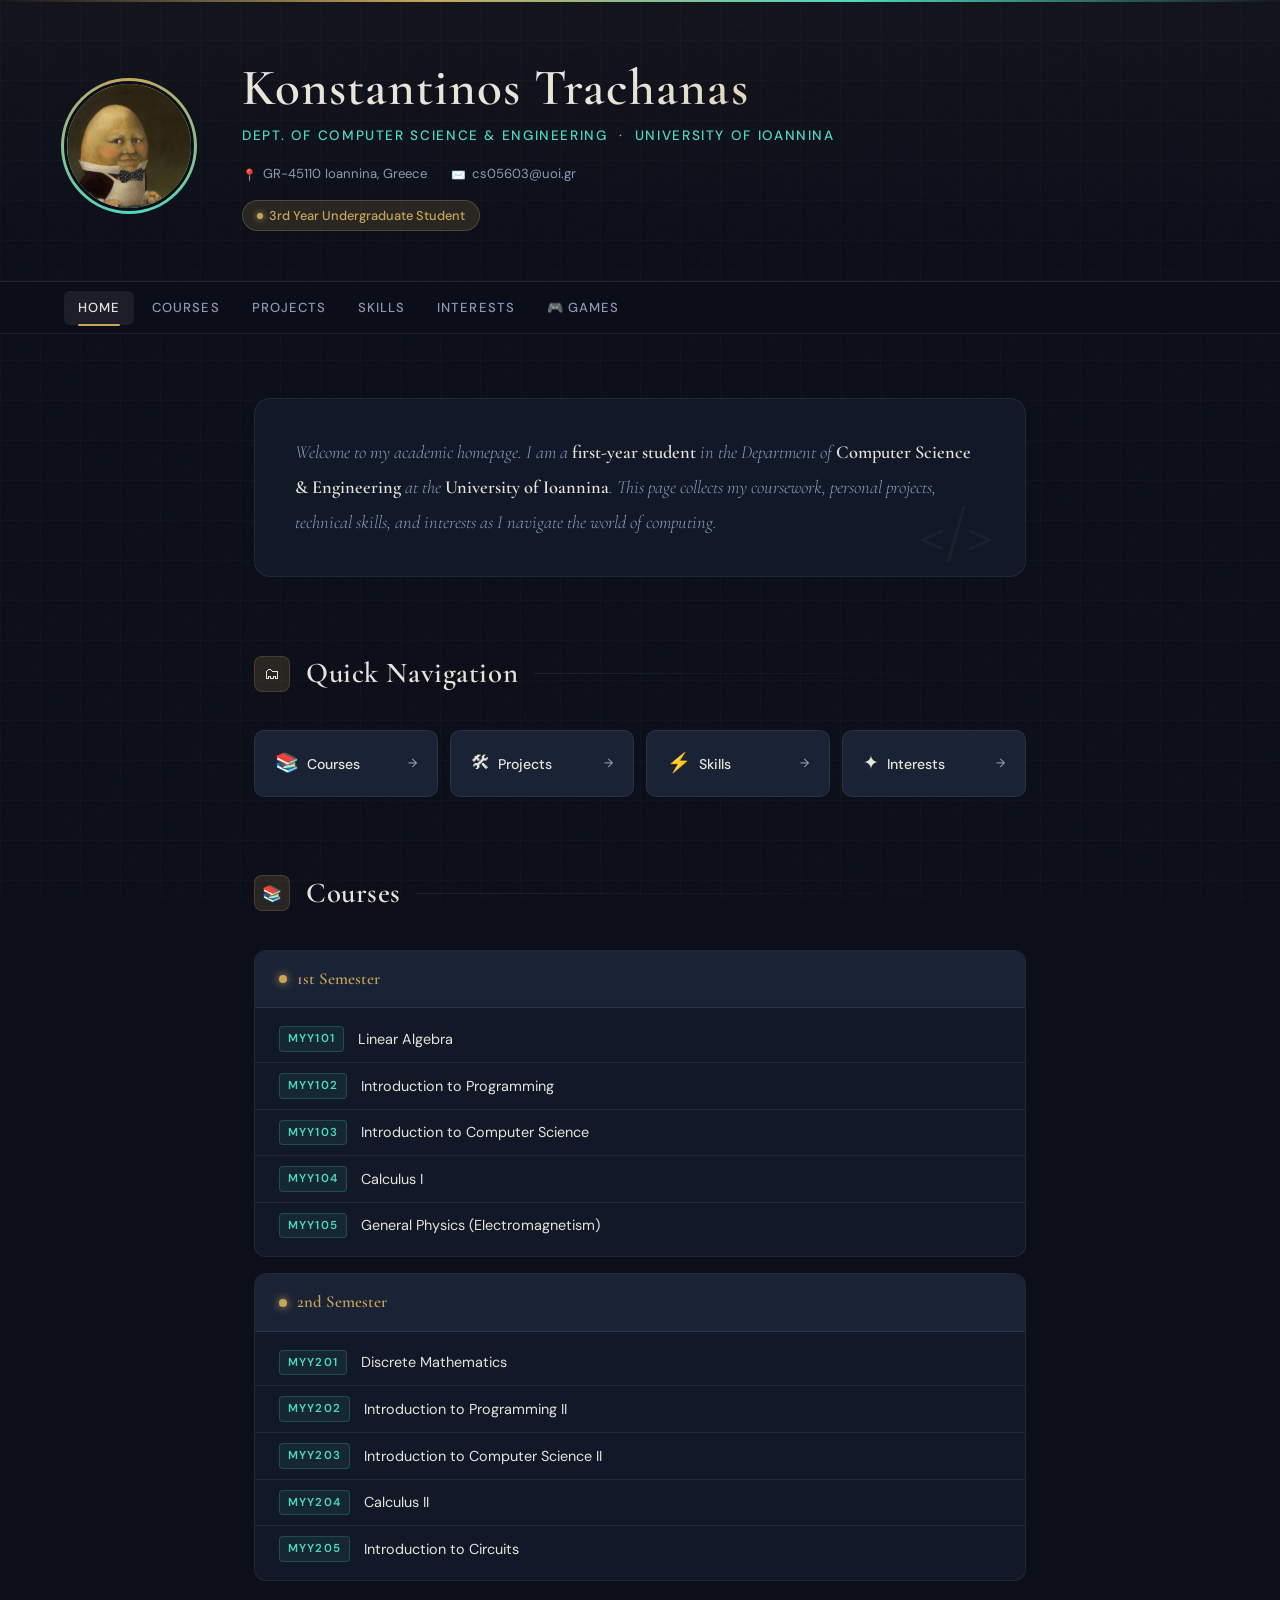
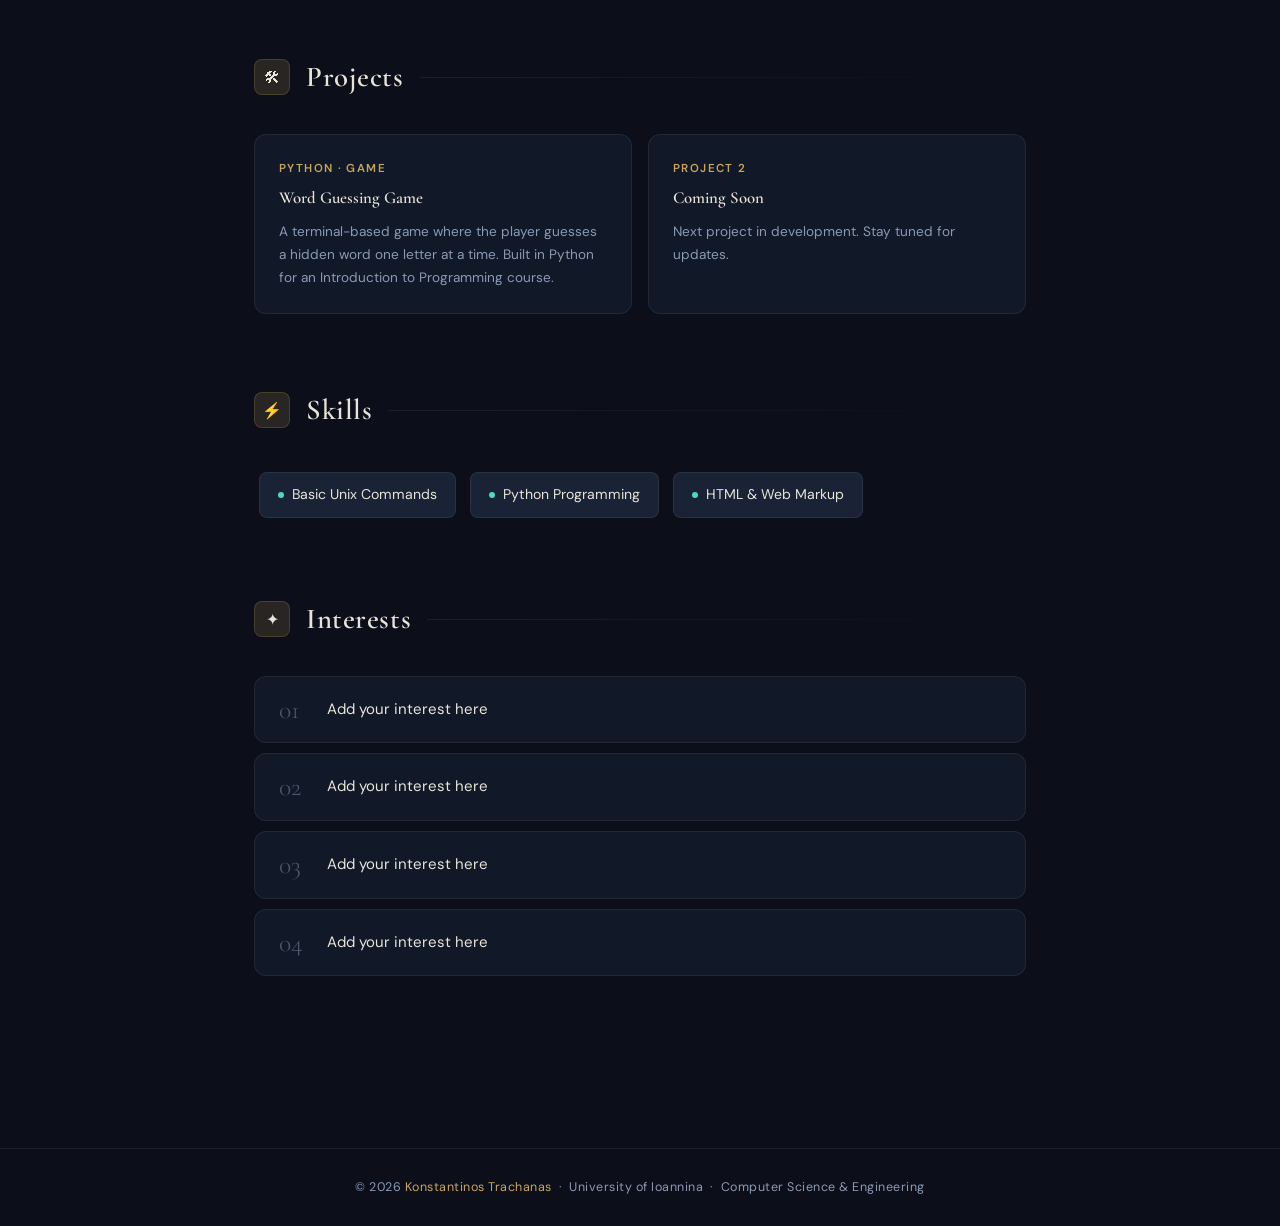
<file: cv/index.html>
<!DOCTYPE html>
<html lang="en">
<head>
  <meta charset="UTF-8">
  <meta name="viewport" content="width=device-width, initial-scale=1.0">
  <title>Konstantinos Trachanas — CS @ UoI</title>
  <link rel="stylesheet" href="style.css">
  <style>
    /* Index-specific: hero intro text */
    .intro-block {
      background: var(--bg2);
      border: 1px solid var(--border);
      border-radius: 16px;
      padding: 36px 40px;
      margin-bottom: 48px;
      position: relative;
      overflow: hidden;
    }
    .intro-block::after {
      content: '</>';
      position: absolute;
      right: 32px; bottom: 12px;
      font-family: var(--serif);
      font-size: 4rem;
      font-weight: 700;
      color: var(--gold);
      opacity: 0.06;
      line-height: 1;
      pointer-events: none;
    }
    .intro-text {
      font-family: var(--serif);
      font-size: 1.15rem;
      font-weight: 300;
      font-style: italic;
      color: var(--muted);
      line-height: 1.9;
    }
    .intro-text strong {
      color: var(--text);
      font-style: normal;
      font-weight: 600;
    }
    .quick-links {
      display: grid;
      grid-template-columns: repeat(auto-fill, minmax(180px, 1fr));
      gap: 12px;
    }
    .q-link {
      display: flex;
      align-items: center;
      justify-content: space-between;
      background: var(--bg3);
      border: 1px solid var(--border);
      border-radius: 10px;
      padding: 16px 20px;
      text-decoration: none;
      color: var(--text);
      font-size: 0.88rem;
      font-weight: 500;
      transition: all 0.22s;
    }
    .q-link:hover {
      background: var(--gold-dim);
      border-color: rgba(201,165,90,0.3);
      color: var(--gold);
      transform: translateY(-2px);
    }
    .q-link-icon { font-size: 1.2rem; }
    .arrow { color: var(--muted); font-size: 0.75rem; transition: transform 0.2s; }
    .q-link:hover .arrow { transform: translateX(3px); color: var(--gold); }
  </style>
</head>
<body>

<header>
  <div class="avatar-wrap">
    <img class="avatar" src="me.jpg" alt="Konstantinos Trachanas">
  </div>
  <div class="header-info">
    <div class="header-name">Konstantinos Trachanas</div>
    <div class="header-dept">Dept. of Computer Science &amp; Engineering &nbsp;·&nbsp; University of Ioannina</div>
    <div class="header-meta">
      <span class="meta-item"><span class="meta-icon">📍</span> GR-45110 Ioannina, Greece</span>
      <span class="meta-item"><span class="meta-icon">✉️</span> cs05603@uoi.gr</span>
    </div>
    <div class="status-badge">
      <span class="status-dot"></span>
      3rd Year Undergraduate Student
    </div>
  </div>
</header>

<nav>
  <a href="index.html" class="active">Home</a>
  <a href="Courses.html">Courses</a>
  <a href="Projects.html">Projects</a>
  <a href="Skills.html">Skills</a>
  <a href="Interests.html">Interests</a>
  <a href="Games.html">🎮 Games</a>
</nav>

<main>

  <div class="section">
    <div class="intro-block">
      <p class="intro-text">
        Welcome to my academic homepage. I am a <strong>first-year student</strong> in the
        Department of <strong>Computer Science &amp; Engineering</strong> at the
        <strong>University of Ioannina</strong>. This page collects my coursework,
        personal projects, technical skills, and interests as I navigate the world of computing.
      </p>
    </div>
  </div>

  <div class="section">
    <div class="section-header">
      <div class="section-icon">🗂</div>
      <h2 class="section-title">Quick Navigation</h2>
      <div class="section-line"></div>
    </div>
    <div class="quick-links">
      <a class="q-link" href="Courses.html">
        <span><span class="q-link-icon">📚</span>&nbsp; Courses</span>
        <span class="arrow">→</span>
      </a>
      <a class="q-link" href="Projects.html">
        <span><span class="q-link-icon">🛠</span>&nbsp; Projects</span>
        <span class="arrow">→</span>
      </a>
      <a class="q-link" href="Skills.html">
        <span><span class="q-link-icon">⚡</span>&nbsp; Skills</span>
        <span class="arrow">→</span>
      </a>
      <a class="q-link" href="Interests.html">
        <span><span class="q-link-icon">✦</span>&nbsp; Interests</span>
        <span class="arrow">→</span>
      </a>
    </div>
  </div>

  <div class="section">
    <div class="section-header">
      <div class="section-icon">📚</div>
      <h2 class="section-title">Courses</h2>
      <div class="section-line"></div>
    </div>

    <div class="semester-block">
      <div class="semester-title">1st Semester</div>
      <ul class="course-list">
        <li class="course-item">
          <span class="course-code">MYY101</span>
          <span class="course-name">Linear Algebra</span>
        </li>
        <li class="course-item">
          <span class="course-code">MYY102</span>
          <span class="course-name">Introduction to Programming</span>
        </li>
        <li class="course-item">
          <span class="course-code">MYY103</span>
          <span class="course-name">Introduction to Computer Science</span>
        </li>
        <li class="course-item">
          <span class="course-code">MYY104</span>
          <span class="course-name">Calculus I</span>
        </li>
        <li class="course-item">
          <span class="course-code">MYY105</span>
          <span class="course-name">General Physics (Electromagnetism)</span>
        </li>
      </ul>
    </div>

    <div class="semester-block">
      <div class="semester-title">2nd Semester</div>
      <ul class="course-list">
        <li class="course-item">
          <span class="course-code">MYY201</span>
          <span class="course-name">Discrete Mathematics</span>
        </li>
        <li class="course-item">
          <span class="course-code">MYY202</span>
          <span class="course-name">Introduction to Programming II</span>
        </li>
        <li class="course-item">
          <span class="course-code">MYY203</span>
          <span class="course-name">Introduction to Computer Science II</span>
        </li>
        <li class="course-item">
          <span class="course-code">MYY204</span>
          <span class="course-name">Calculus II</span>
        </li>
        <li class="course-item">
          <span class="course-code">MYY205</span>
          <span class="course-name">Introduction to Circuits</span>
        </li>
      </ul>
    </div>
  </div>

  <div class="section">
    <div class="section-header">
      <div class="section-icon">🛠</div>
      <h2 class="section-title">Projects</h2>
      <div class="section-line"></div>
    </div>
    <div class="card-grid">
      <div class="card">
        <div class="card-label">Python · Game</div>
        <div class="card-title">Word Guessing Game</div>
        <div class="card-desc">A terminal-based game where the player guesses a hidden word one letter at a time. Built in Python for an Introduction to Programming course.</div>
      </div>
      <div class="card">
        <div class="card-label">Project 2</div>
        <div class="card-title">Coming Soon</div>
        <div class="card-desc">Next project in development. Stay tuned for updates.</div>
      </div>
    </div>
  </div>

  <div class="section">
    <div class="section-header">
      <div class="section-icon">⚡</div>
      <h2 class="section-title">Skills</h2>
      <div class="section-line"></div>
    </div>
    <div>
      <span class="skill-tag"><span class="dot"></span> Basic Unix Commands</span>
      <span class="skill-tag"><span class="dot"></span> Python Programming</span>
      <span class="skill-tag"><span class="dot"></span> HTML &amp; Web Markup</span>
    </div>
  </div>

  <div class="section">
    <div class="section-header">
      <div class="section-icon">✦</div>
      <h2 class="section-title">Interests</h2>
      <div class="section-line"></div>
    </div>
    <div class="interest-card"><span class="interest-num">01</span><span>Add your interest here</span></div>
    <div class="interest-card"><span class="interest-num">02</span><span>Add your interest here</span></div>
    <div class="interest-card"><span class="interest-num">03</span><span>Add your interest here</span></div>
    <div class="interest-card"><span class="interest-num">04</span><span>Add your interest here</span></div>
  </div>

</main>

<footer>
  &copy; 2026 <span>Konstantinos Trachanas</span> &nbsp;·&nbsp; University of Ioannina &nbsp;·&nbsp; Computer Science &amp; Engineering
</footer>

</body>
</html>
</file>
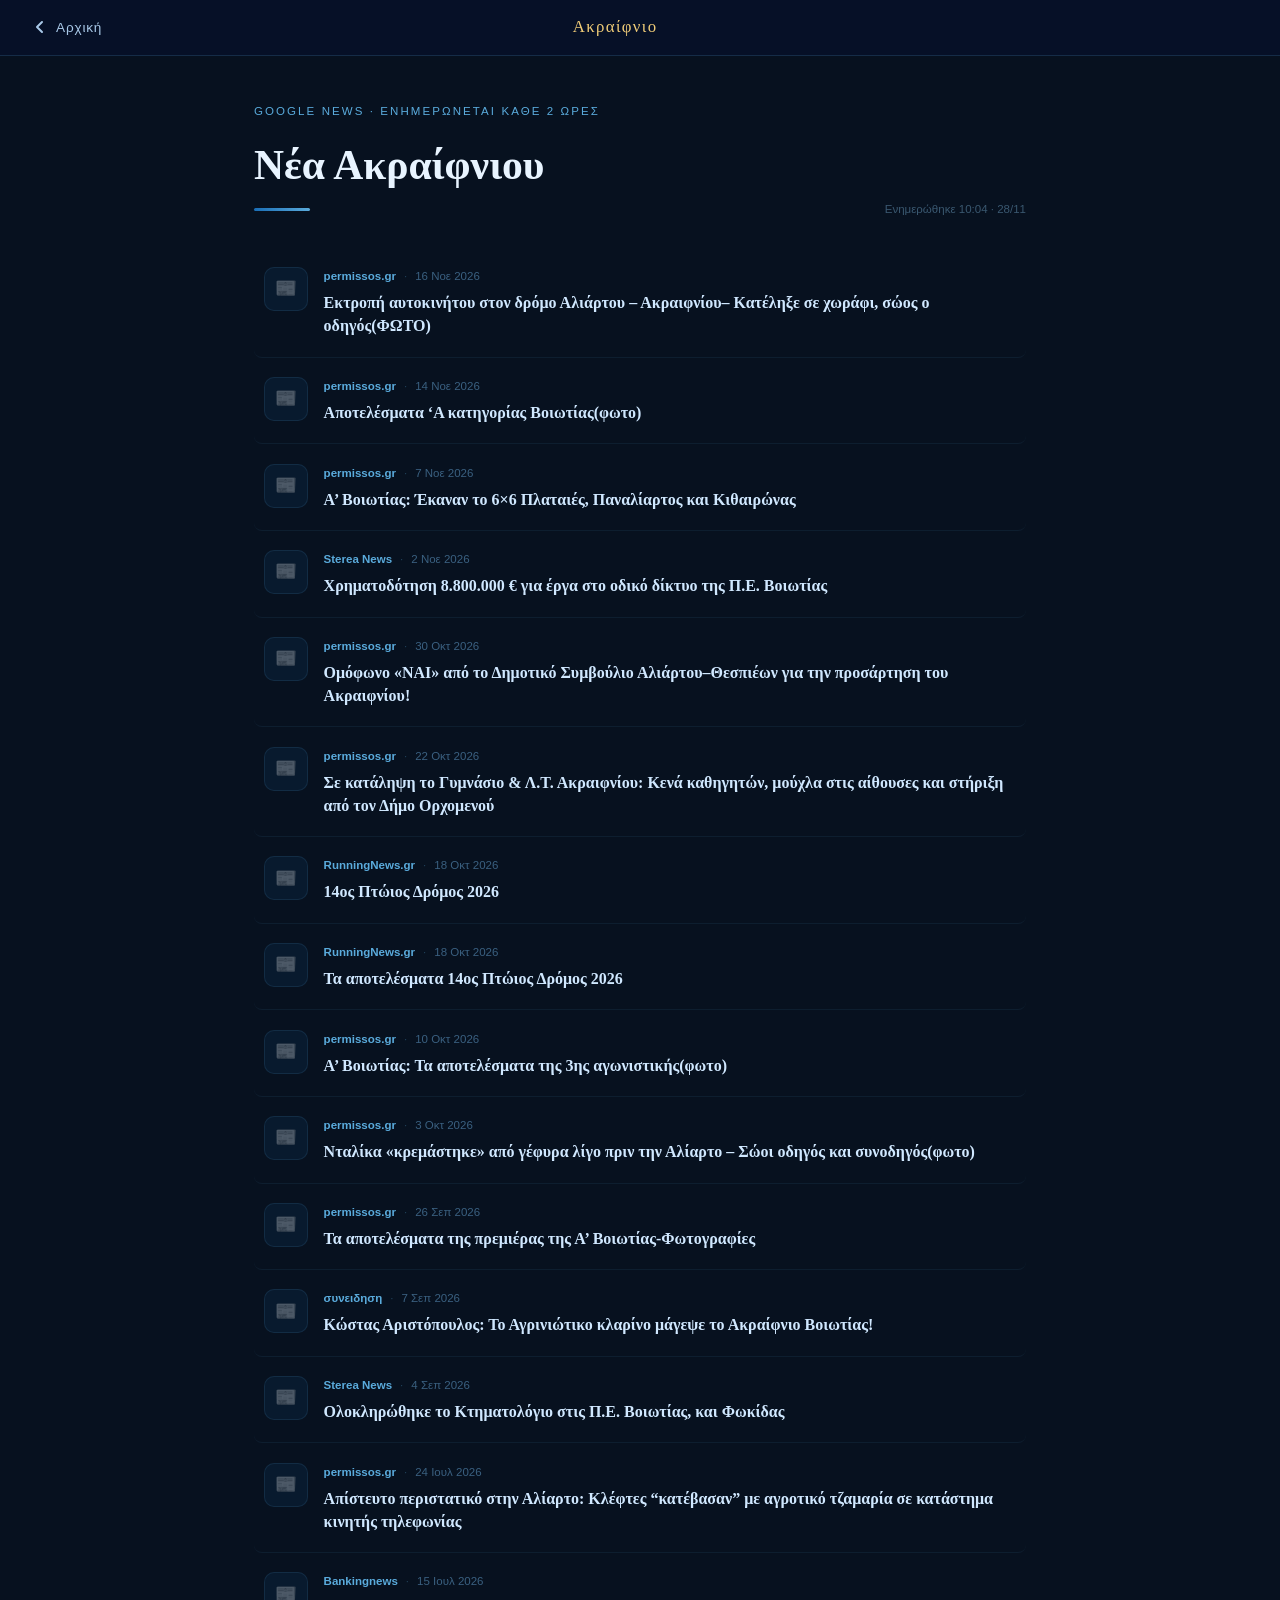
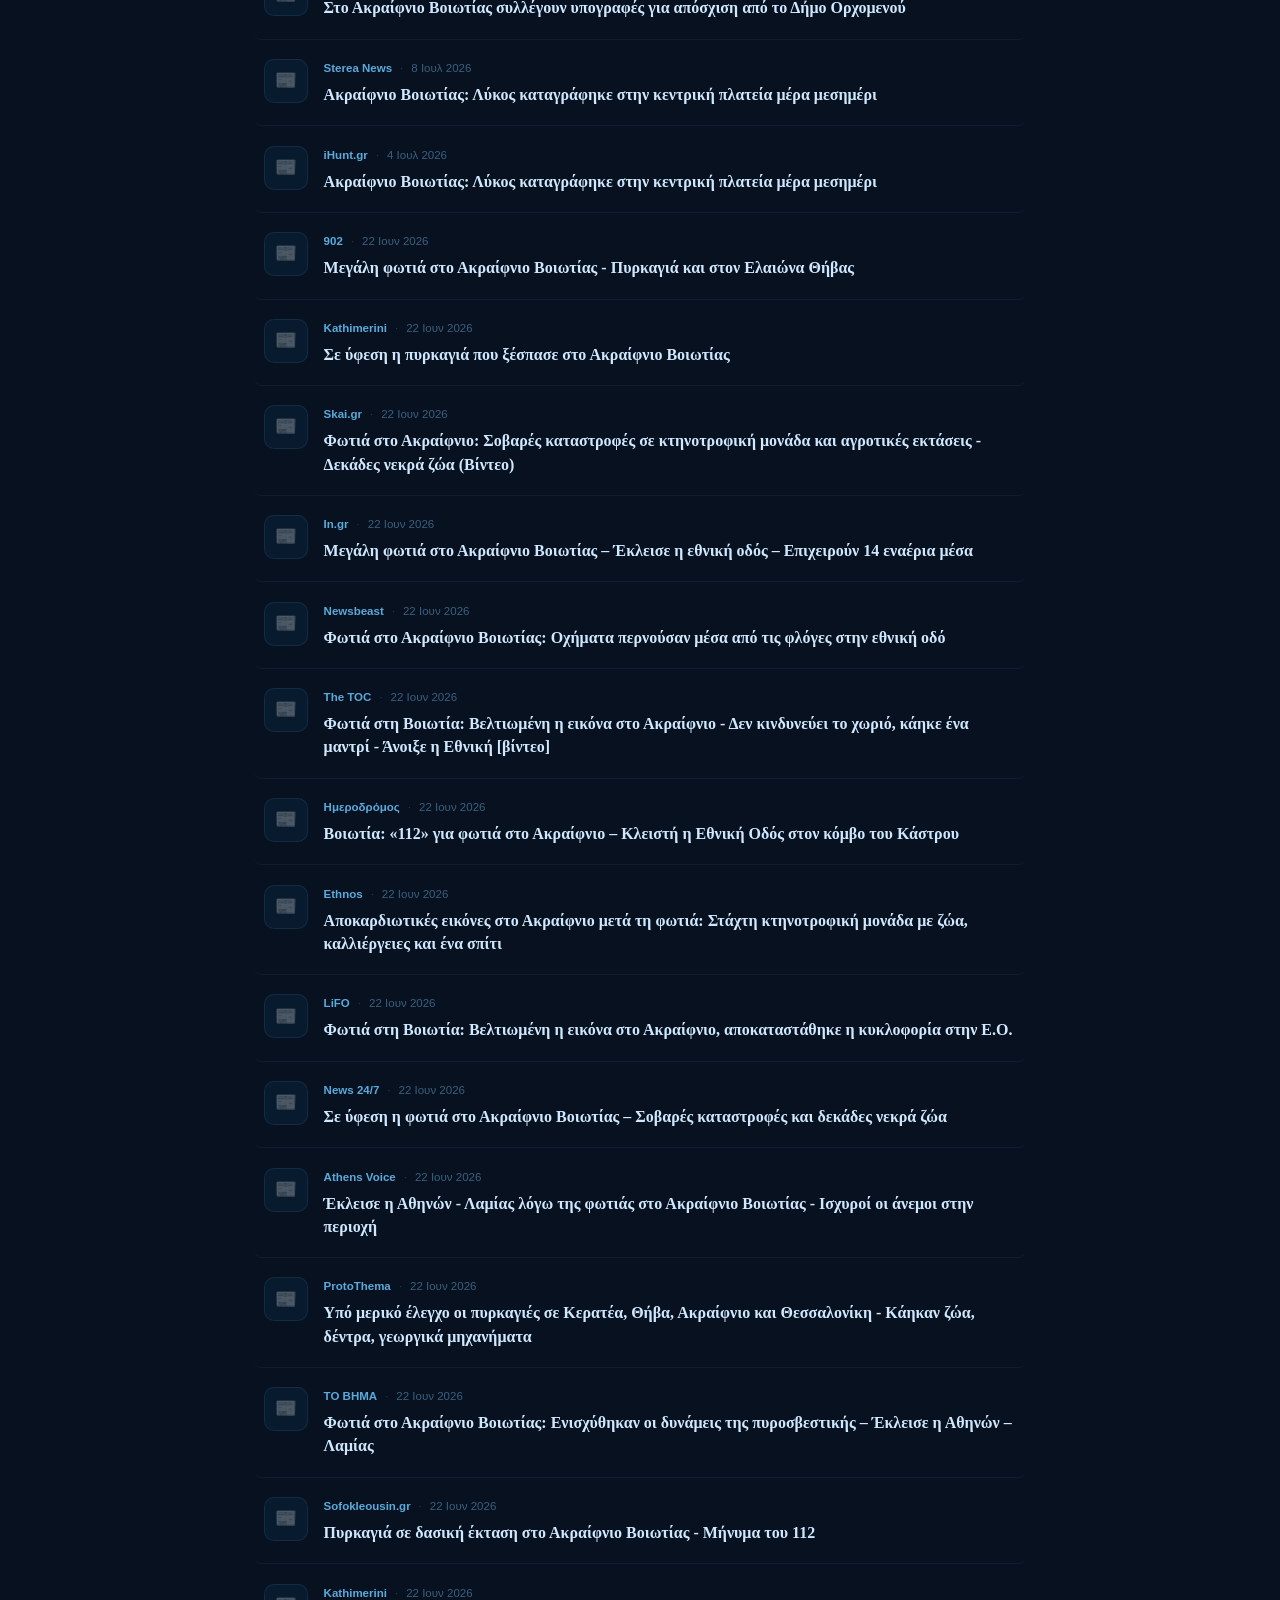
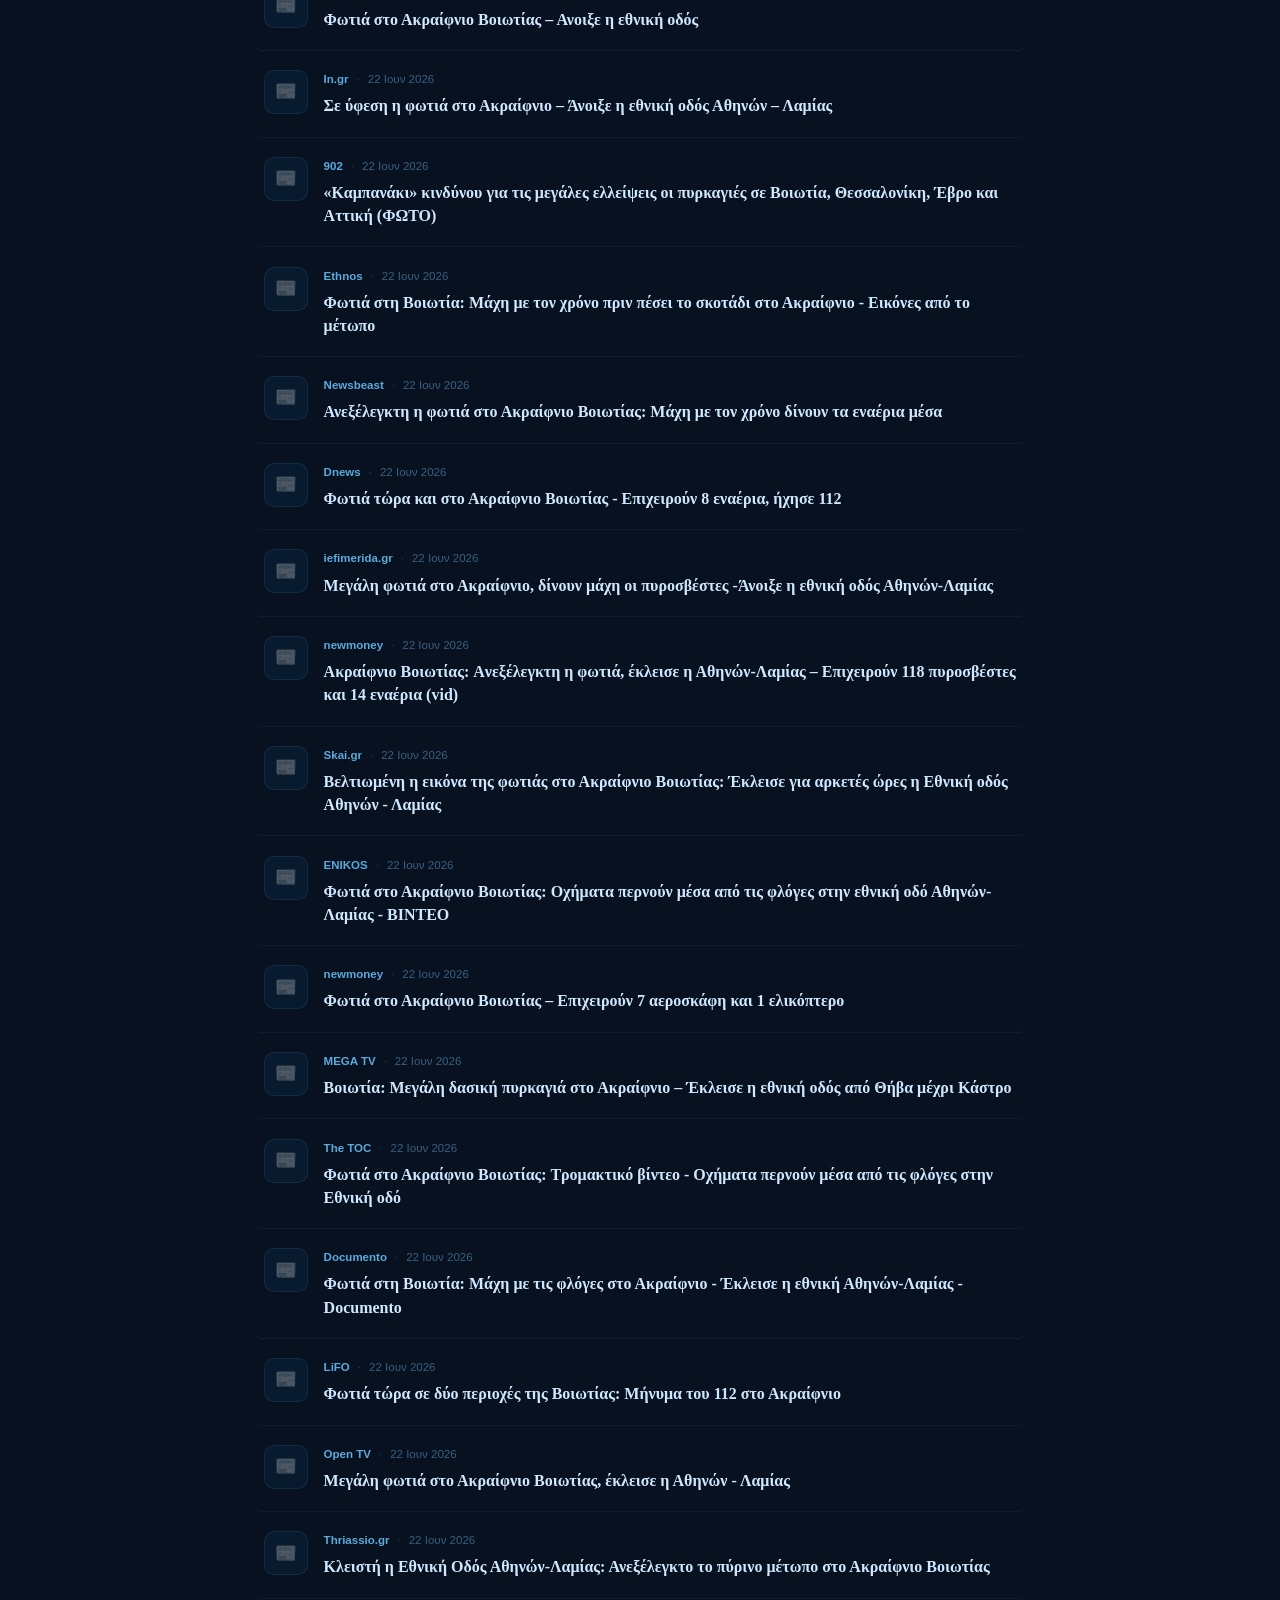
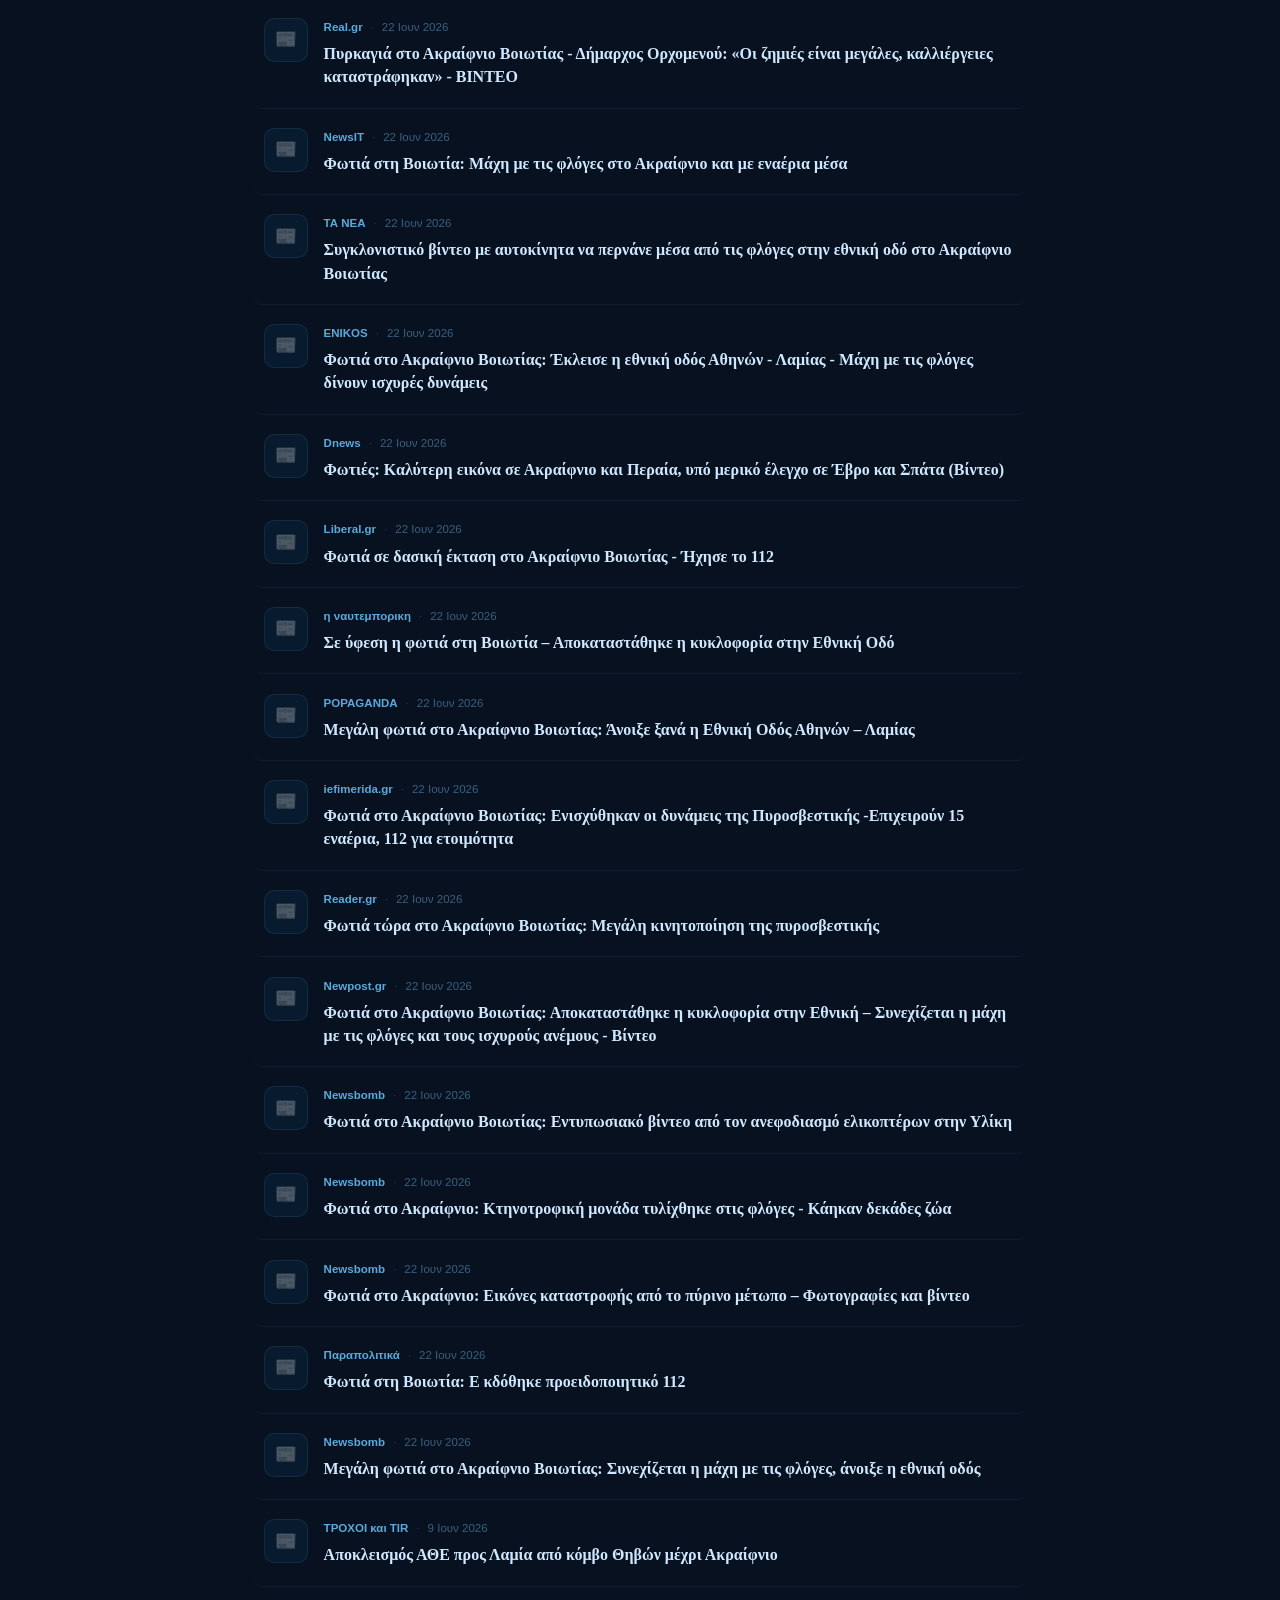
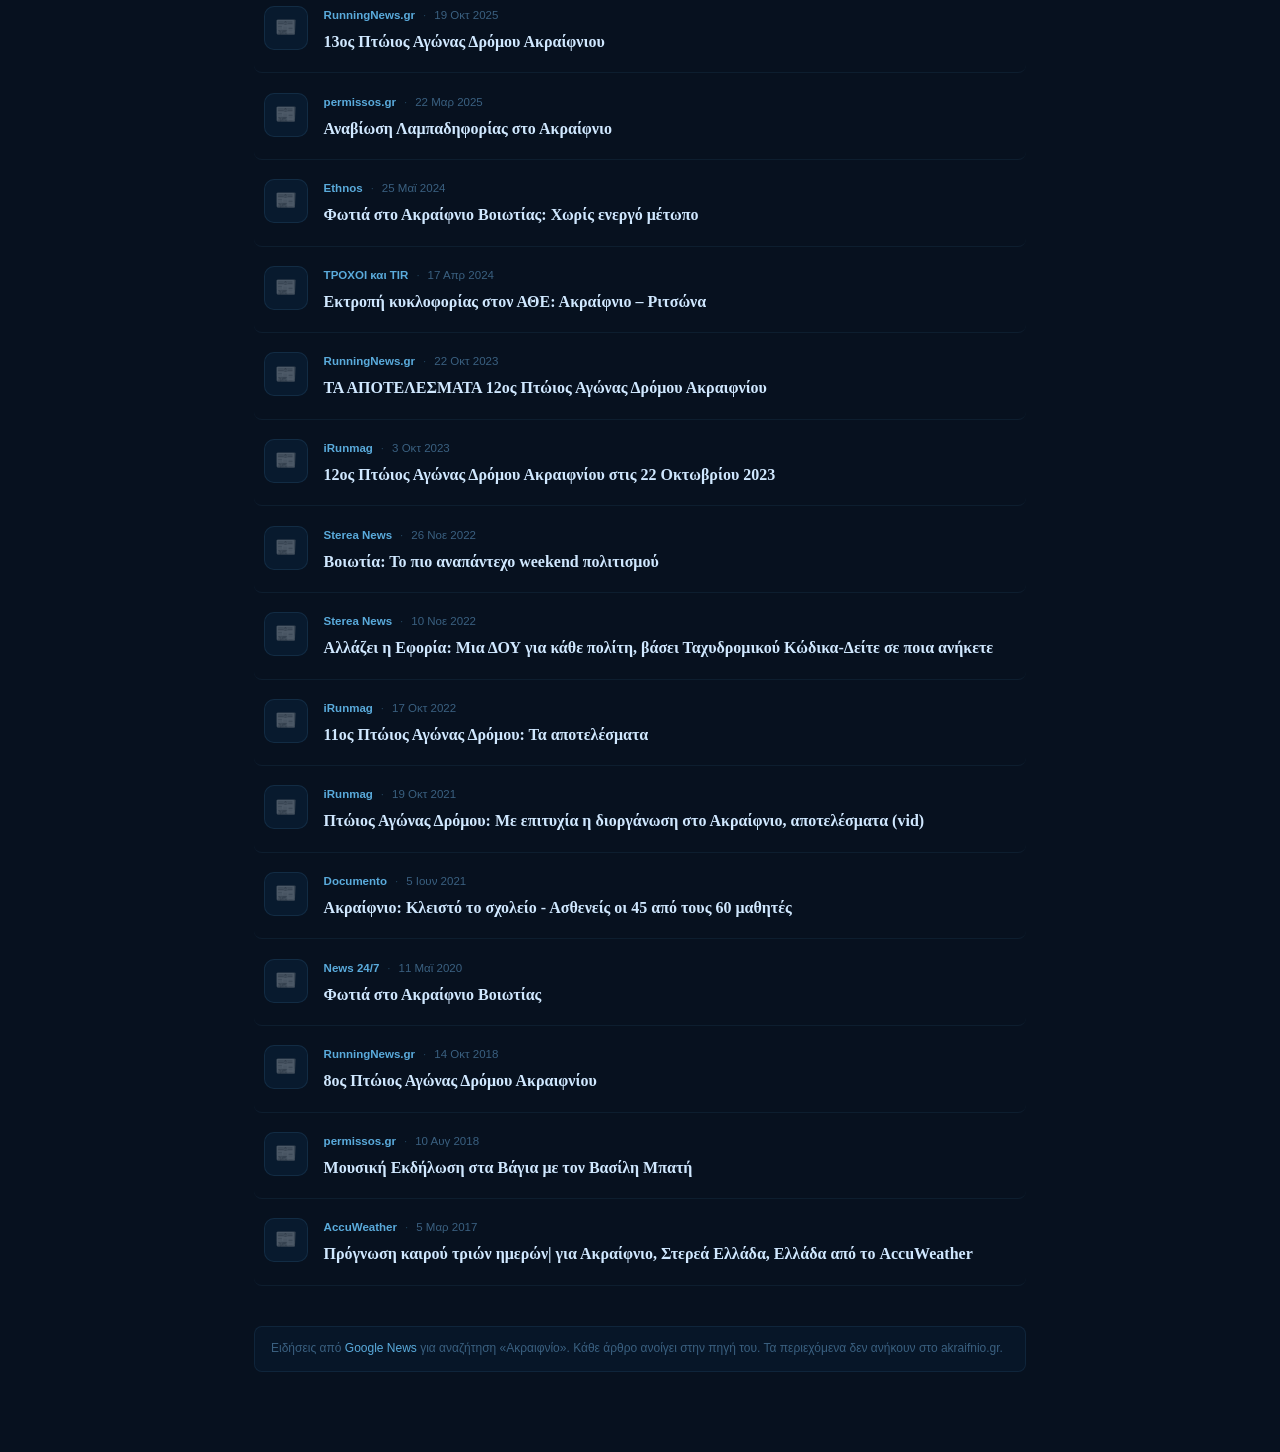
<file: news/index.html>
<!DOCTYPE html>
<html lang="el">
<head>
  <meta charset="UTF-8">
  <meta name="viewport" content="width=device-width, initial-scale=1.0">
  <title>Νέα Ακραίφνιου – akraifnio.gr</title>
  <meta name="description" content="Τελευταίες ειδήσεις για το Ακραίφνιο Βοιωτίας από ελληνικά ΜΜΕ.">
  <link rel="canonical" href="https://akraifnio.gr/news/">
  <meta property="og:type" content="website">
  <meta property="og:url" content="https://akraifnio.gr/news/">
  <meta property="og:title" content="Νέα Ακραίφνιου">
  <meta property="og:description" content="Τελευταίες ειδήσεις για το Ακραίφνιο Βοιωτίας.">
  <meta property="og:locale" content="el_GR">
  <link rel="dns-prefetch" href="https://icons.duckduckgo.com">

  <link rel="icon" type="image/png" sizes="64x64" href="../favicon-64.png">
  <link rel="icon" type="image/png" sizes="32x32" href="../favicon.png">
  <link rel="apple-touch-icon" sizes="180x180" href="../apple-touch-icon.png">
  <link rel="icon" type="image/png" sizes="192x192" href="../favicon-192.png">

  <style>
    *, *::before, *::after { box-sizing: border-box; margin: 0; padding: 0; }
    :root { --blue: #1a6eb5; --blue-lt: #5aabdc; --gold-lt: #f0cc78; }
    html { scroll-behavior: smooth; }
    body {
      font-family: 'Georgia', 'Times New Roman', serif;
      background: #07111f; color: #e8f4ff;
      min-height: 100vh; line-height: 1.7;
    }

    nav {
      position: sticky; top: 0; z-index: 100;
      background: rgba(7,17,40,0.97); backdrop-filter: blur(8px);
      display: flex; align-items: center; justify-content: space-between;
      padding: 0 2rem; height: 56px;
      border-bottom: 1px solid rgba(90,171,220,0.18);
    }
    .nav-back {
      display: flex; align-items: center; gap: 0.5rem;
      color: #a8c8e8; text-decoration: none;
      font-family: sans-serif; font-size: 0.85rem; letter-spacing: 0.06em;
      transition: color .18s;
    }
    .nav-back:hover { color: var(--gold-lt); }
    .nav-back svg { width: 16px; height: 16px; flex-shrink: 0; }
    .nav-title { color: var(--gold-lt); font-size: 1.05rem; letter-spacing: 0.08em; }
    .nav-spacer { width: 120px; }

    .container { max-width: 820px; margin: 0 auto; padding: 2.5rem 1.5rem 5rem; }

    .section-label {
      display: inline-block; font-family: sans-serif; font-size: 0.72rem;
      letter-spacing: 0.18em; text-transform: uppercase;
      color: var(--blue-lt); margin-bottom: 0.5rem;
    }
    h1 { font-size: clamp(1.8rem, 4vw, 2.6rem); color: #e8f4ff; margin-bottom: 0.5rem; }
    .divider {
      width: 56px; height: 3px;
      background: linear-gradient(to right, var(--blue), var(--blue-lt));
      border-radius: 2px; margin-bottom: 0.5rem;
    }
    .header-row {
      display: flex; justify-content: space-between; align-items: flex-end;
      flex-wrap: wrap; gap: 1rem; margin-bottom: 1.8rem;
    }
    .last-updated { font-family: sans-serif; font-size: 0.72rem; color: #3a5870; }

    /* ── NEWS CARDS ── */
    #news-feed { display: flex; flex-direction: column; }

    .news-card {
      display: flex; align-items: flex-start; gap: 1rem;
      padding: 1.2rem 0.6rem;
      border-bottom: 1px solid rgba(90,171,220,0.08);
      text-decoration: none; border-radius: 8px;
      transition: background .15s;
    }
    .news-card:hover { background: rgba(26,110,181,0.07); }

    .news-thumb-wrap {
      flex-shrink: 0; width: 44px; height: 44px;
      border-radius: 10px;
      background: rgba(26,110,181,0.10);
      border: 1px solid rgba(90,171,220,0.12);
      display: flex; align-items: center; justify-content: center;
    }
    .news-thumb { width: 28px; height: 28px; object-fit: contain; display: block; image-rendering: crisp-edges; }
    .news-thumb-placeholder {
      font-size: 1.1rem; opacity: 0.3; line-height: 1;
    }

    .news-content { flex: 1; min-width: 0; display: flex; flex-direction: column; gap: 0.28rem; }
    .news-meta {
      display: flex; align-items: center; gap: 0.5rem; flex-wrap: wrap;
      font-family: sans-serif; font-size: 0.72rem;
    }
    .news-source { color: var(--blue-lt); font-weight: 600; }
    .news-dot { color: rgba(90,171,220,0.3); }
    .news-date { color: #3a6080; }
    .news-title {
      font-size: 1rem; font-weight: 600; color: #d0e8ff;
      line-height: 1.45; transition: color .15s;
    }
    .news-card:hover .news-title { color: #fff; }

    .news-loading, .news-error, .news-empty {
      text-align: center; padding: 4rem 2rem;
      font-family: sans-serif; font-style: italic; color: #3a5870;
    }
    .news-error { color: #e87070; font-style: normal; }
    .news-spinner {
      display: inline-block; width: 28px; height: 28px;
      border: 2px solid rgba(90,171,220,0.15); border-top-color: var(--blue-lt);
      border-radius: 50%; animation: spin .8s linear infinite; margin-bottom: 1rem;
    }
    @keyframes spin { to { transform: rotate(360deg); } }

    .feed-note {
      margin-top: 2.5rem; padding: 0.8rem 1rem;
      background: rgba(26,110,181,0.06); border: 1px solid rgba(90,171,220,0.1);
      border-radius: 8px; font-family: sans-serif; font-size: 0.75rem; color: #3a6080; line-height: 1.6;
    }
    .feed-note a { color: var(--blue-lt); text-decoration: none; }
    .feed-note a:hover { text-decoration: underline; }

    @media (max-width: 500px) {
      .container { padding: 1.5rem 0.8rem 4rem; }
      .news-title { font-size: 0.93rem; }
    }
  </style>
</head>
<body>

<nav>
  <a href="/" class="nav-back">
    <svg viewBox="0 0 16 16" fill="none" stroke="currentColor" stroke-width="2" stroke-linecap="round" stroke-linejoin="round">
      <path d="M10 3L5 8l5 5"/>
    </svg>
    Αρχική
  </a>
  <span class="nav-title">Ακραίφνιο</span>
  <div class="nav-spacer"></div>
</nav>

<div class="container">
  <div class="header-row">
    <div>
      <span class="section-label">Google News · Ενημερώνεται κάθε 2 ώρες</span>
      <h1>Νέα Ακραίφνιου</h1>
      <div class="divider"></div>
    </div>
    <span id="last-updated" class="last-updated"></span>
  </div>

  <div id="news-feed">
    <div class="news-loading">
      <div class="news-spinner"></div><br>
      Φόρτωση ειδήσεων…
    </div>
  </div>

  <div class="feed-note">
    Ειδήσεις από <a href="https://news.google.com/search?q=%CE%91%CE%BA%CF%81%CE%B1%CE%B9%CF%86%CE%BD%CE%B9%CE%BF&hl=el&gl=GR" target="_blank" rel="noopener">Google News</a>
    για αναζήτηση «Ακραιφνίο». Κάθε άρθρο ανοίγει στην πηγή του. Τα περιεχόμενα δεν ανήκουν στο akraifnio.gr.
  </div>
</div>

<script>
(function(){
  var MONTHS=['Ιαν','Φεβ','Μαρ','Απρ','Μαϊ','Ιουν','Ιουλ','Αυγ','Σεπ','Οκτ','Νοε','Δεκ'];

  function fmtDate(str){
    if(!str)return '';
    var d=new Date(str); if(isNaN(d))return str;
    var diff=Math.floor((Date.now()-d)/60000);
    if(diff<2)  return 'μόλις τώρα';
    if(diff<60) return diff+' λεπτά πριν';
    if(diff<120)return '1 ώρα πριν';
    if(diff<1440)return Math.floor(diff/60)+' ώρες πριν';
    if(diff<2880)return 'χθες';
    return d.getDate()+' '+MONTHS[d.getMonth()]+' '+d.getFullYear();
  }

  function cleanTitle(title, source){
    if(source && title.endsWith(' - '+source)) return title.slice(0,-(source.length+3));
    var m=title.match(/^(.*)\s-\s[^-]+$/); return m?m[1]:title;
  }

  function sourceDomain(source){
    if(!source) return '';
    var m=source.match(/([\w-]+\.(gr|com|net|org|eu|info|tv))/i);
    return m ? m[1].toLowerCase() : '';
  }

  function render(items){
    var feed=document.getElementById('news-feed');
    if(!items||!items.length){
      feed.innerHTML='<div class="news-empty">Δεν βρέθηκαν νέα αυτή τη στιγμή.<br>Δοκιμάστε αργότερα.</div>';
      return;
    }
    var html='';
    items.forEach(function(item){
      var cleanT=cleanTitle(item.title||'', item.source||'');
      var domain=sourceDomain(item.source||'');
      var thumbHtml=domain
        ? '<img class="news-thumb" src="https://icons.duckduckgo.com/ip3/'+domain+'.ico" alt="" onerror="this.parentNode.innerHTML=\'<span class=news-thumb-placeholder>📰</span>\'">'
        : '<span class="news-thumb-placeholder">📰</span>';
      html+=
        '<a href="'+item.link+'" class="news-card" target="_blank" rel="noopener">'+
          '<div class="news-thumb-wrap">'+thumbHtml+'</div>'+
          '<div class="news-content">'+
            '<div class="news-meta">'+
              (item.source?'<span class="news-source">'+item.source+'</span><span class="news-dot">·</span>':'')+
              '<span class="news-date">'+fmtDate(item.pubDate)+'</span>'+
            '</div>'+
            '<div class="news-title">'+cleanT+'</div>'+
          '</div>'+
        '</a>';
    });
    feed.innerHTML=html;
  }

  fetch('/news/feed.json')
    .then(function(r){return r.json();})
    .then(function(data){
      render(data.items||[]);
      if(data.updated){
        var d=new Date(data.updated);
        var p=function(n){return n<10?'0'+n:''+n;};
        document.getElementById('last-updated').textContent=
          'Ενημερώθηκε '+p(d.getHours())+':'+p(d.getMinutes())+' · '+d.getDate()+'/'+p(d.getMonth()+1);
      }
      // Show banner if newest article is older than 30 days
      if(data.newest_item){
        var newest=new Date(data.newest_item);
        var ageDays=Math.floor((Date.now()-newest)/86400000);
        if(ageDays>30){
          var MONTHS=['Ιαν','Φεβ','Μαρ','Απρ','Μαϊ','Ιουν','Ιουλ','Αυγ','Σεπ','Οκτ','Νοε','Δεκ'];
          var banner=document.createElement('div');
          banner.style.cssText='margin-bottom:1.2rem;padding:0.7rem 1rem;background:rgba(212,168,67,0.08);border:1px solid rgba(212,168,67,0.2);border-radius:8px;font-family:sans-serif;font-size:0.78rem;color:#a08030;line-height:1.5;';
          banner.innerHTML='⚠ Δεν υπάρχουν πρόσφατα νέα για το Ακραίφνιο στο Google News. Τα παρακάτω άρθρα είναι από '+newest.getDate()+' '+MONTHS[newest.getMonth()]+' '+newest.getFullYear()+'.';
          var feed=document.getElementById('news-feed');
          feed.parentNode.insertBefore(banner,feed);
        }
      }
    })
    .catch(function(){
      document.getElementById('news-feed').innerHTML=
        '<div class="news-error">⚠ Δεν ήταν δυνατή η φόρτωση.<br><br>'+
        '<a href="https://news.google.com/search?q=%CE%91%CE%BA%CF%81%CE%B1%CE%B9%CF%86%CE%BD%CE%B9%CE%BF&hl=el&gl=GR" '+
        'target="_blank" rel="noopener" style="color:#5aabdc;">Δείτε τα νέα στο Google News →</a></div>';
    });
})();
</script>
</body>
</html>
</file>
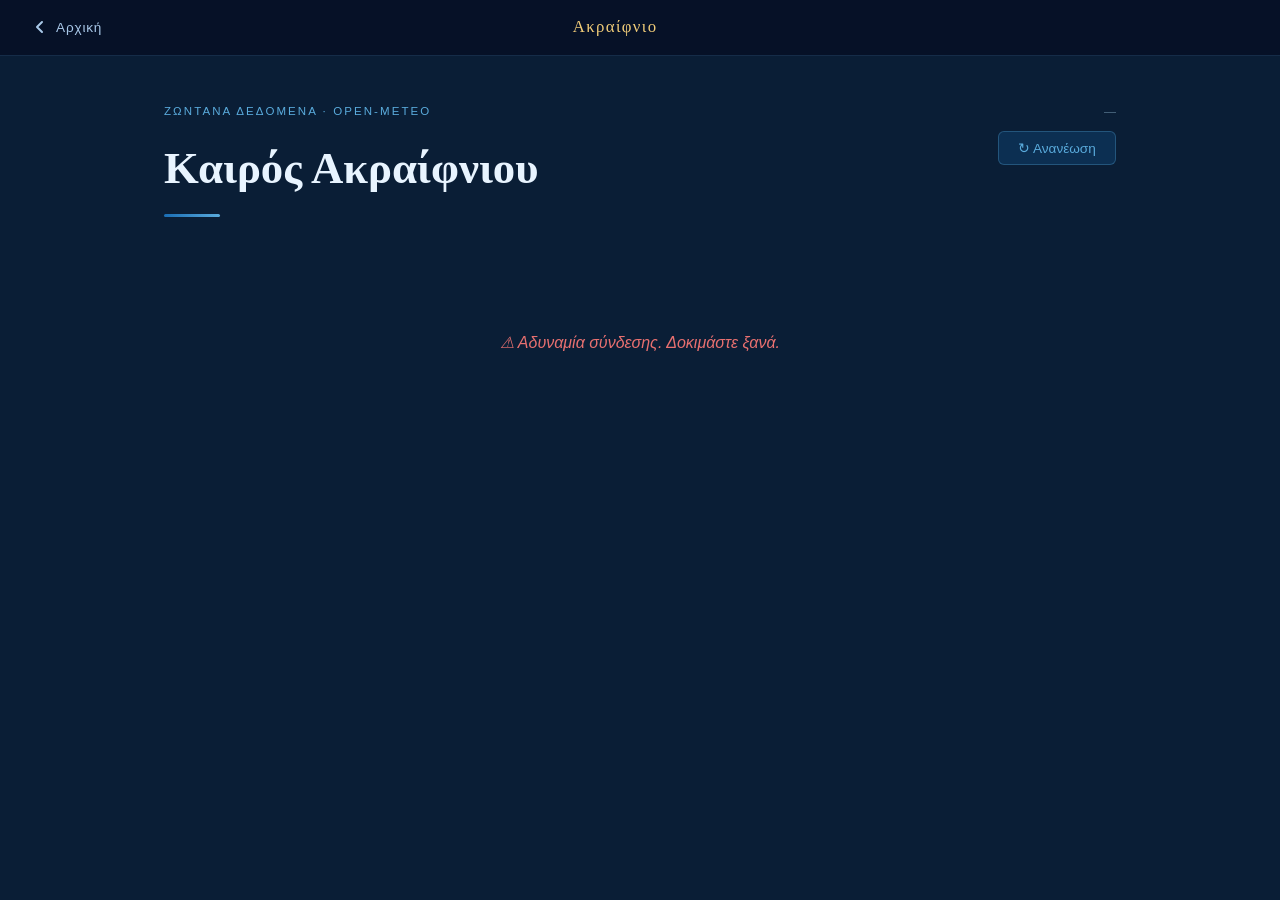
<file: weather/index.html>
<!DOCTYPE html>
<html lang="el">
<head>
  <meta charset="UTF-8">
  <meta name="viewport" content="width=device-width, initial-scale=1.0">
  <title>Καιρός Ακραίφνιου – akraifnio.gr</title>
  <meta name="description" content="7ήμερη πρόγνωση καιρού για το Ακραίφνιο Βοιωτίας. Θερμοκρασία, βροχή, άνεμος και κίνδυνος πυρκαγιάς.">
  <link rel="canonical" href="https://akraifnio.gr/weather/">
  <meta property="og:type" content="website">
  <meta property="og:url" content="https://akraifnio.gr/weather/">
  <meta property="og:title" content="Καιρός Ακραίφνιου">
  <meta property="og:description" content="7ήμερη πρόγνωση καιρού για το Ακραίφνιο Βοιωτίας.">
  <meta property="og:locale" content="el_GR">

  <!-- Performance: early connection to weather API -->
  <link rel="preconnect" href="https://api.open-meteo.com">

  <link rel="icon" type="image/png" sizes="64x64" href="../favicon-64.png">
  <link rel="icon" type="image/png" sizes="32x32" href="../favicon.png">
  <link rel="apple-touch-icon" sizes="180x180" href="../apple-touch-icon.png">
  <link rel="icon" type="image/png" sizes="192x192" href="../favicon-192.png">

  <style>
    *, *::before, *::after { box-sizing: border-box; margin: 0; padding: 0; }

    :root {
      --blue:    #1a6eb5;
      --blue-lt: #5aabdc;
      --navy:    #0d2a4a;
      --gold:    #d4a843;
      --gold-lt: #f0cc78;
    }

    html { scroll-behavior: smooth; }

    body {
      font-family: 'Georgia', 'Times New Roman', serif;
      background: #0a1e36;
      color: #e8f4ff;
      min-height: 100vh;
      line-height: 1.7;
    }

    /* ── NAV ── */
    nav {
      position: sticky; top: 0; z-index: 100;
      background: rgba(7, 17, 40, 0.97);
      backdrop-filter: blur(8px);
      display: flex; align-items: center; justify-content: space-between;
      padding: 0 2rem;
      height: 56px;
      border-bottom: 1px solid rgba(90,171,220,0.18);
    }
    .nav-back {
      display: flex; align-items: center; gap: 0.5rem;
      color: #a8c8e8;
      text-decoration: none;
      font-family: sans-serif; font-size: 0.85rem;
      letter-spacing: 0.06em;
      transition: color .18s;
    }
    .nav-back:hover { color: var(--gold-lt); }
    .nav-back svg { width: 16px; height: 16px; }
    .nav-title {
      color: var(--gold-lt);
      font-size: 1.05rem;
      letter-spacing: 0.08em;
    }
    .nav-spacer { width: 120px; }

    /* ── CONTAINER ── */
    .container {
      max-width: 1000px;
      margin: 0 auto;
      padding: 2.5rem 1.5rem 4rem;
    }

    /* ── PAGE HEADER ── */
    .page-header {
      margin-bottom: 2rem;
    }
    .page-header .section-label {
      display: inline-block;
      font-family: sans-serif; font-size: 0.72rem;
      letter-spacing: 0.18em; text-transform: uppercase;
      color: var(--blue-lt);
      margin-bottom: 0.5rem;
    }
    .page-header h1 {
      font-size: clamp(1.8rem, 4vw, 2.8rem);
      color: #e8f4ff;
      margin-bottom: 0.5rem;
    }
    .divider {
      width: 56px; height: 3px;
      background: linear-gradient(to right, var(--blue), var(--blue-lt));
      border-radius: 2px;
      margin-bottom: 1rem;
    }

    /* ── WEATHER CONTROLS ── */
    .wx-header {
      display: flex; justify-content: space-between; align-items: flex-start;
      flex-wrap: wrap; gap: 1rem; margin-bottom: 0;
    }
    .wx-controls {
      display: flex; flex-direction: column; align-items: flex-end; gap: 0.5rem;
      padding-top: 0.4rem;
    }
    .wx-updated {
      font-family: sans-serif; font-size: 0.75rem; color: #4a6880;
    }
    .wx-btn {
      background: rgba(26,110,181,0.22);
      border: 1px solid rgba(90,171,220,0.3);
      color: var(--blue-lt); padding: 0.5rem 1.2rem;
      border-radius: 6px; cursor: pointer;
      font-family: sans-serif; font-size: 0.85rem;
      transition: background .2s, transform .1s;
    }
    .wx-btn:hover { background: rgba(26,110,181,0.4); }
    .wx-btn:active { transform: scale(0.97); }
    .wx-btn:disabled { opacity: 0.45; cursor: wait; }

    /* ── WEATHER BODY ── */
    .wx-body { display: flex; flex-direction: column; gap: 1.4rem; }

    .wx-main {
      display: grid; grid-template-columns: 1fr 1fr; gap: 1.2rem;
    }
    .wx-current {
      background: rgba(255,255,255,0.04);
      border: 1px solid rgba(90,171,220,0.14);
      border-radius: 14px; padding: 2rem 2rem 1.8rem;
    }
    .wx-big-icon { font-size: 4rem; line-height: 1; margin-bottom: 0.5rem; display: block; }
    .wx-big-temp { font-size: 3.8rem; font-weight: 700; color: #fff; line-height: 1; }
    .wx-desc-text { font-size: 1.1rem; color: #a8c8e8; margin-top: 0.35rem; }
    .wx-feels { font-size: 0.82rem; color: #4a6880; margin-top: 0.2rem; font-family: sans-serif; }

    .wx-details {
      background: rgba(255,255,255,0.04);
      border: 1px solid rgba(90,171,220,0.14);
      border-radius: 14px; padding: 1.6rem;
      display: grid; grid-template-columns: 1fr 1fr; gap: 1.4rem;
      align-content: center;
    }
    .wx-det {
      display: flex; flex-direction: column; gap: 0.15rem;
    }
    .wx-det .di { font-size: 1.4rem; }
    .wx-det .dv { font-size: 1.1rem; font-weight: 600; color: #e8f4ff; font-family: sans-serif; }
    .wx-det .dl { font-size: 0.72rem; color: #4a6880; font-family: sans-serif; text-transform: uppercase; letter-spacing: 0.08em; }

    .wx-days {
      display: grid; grid-template-columns: repeat(7, 1fr); gap: 0.6rem;
    }
    .wx-day {
      background: rgba(255,255,255,0.03);
      border: 1px solid rgba(90,171,220,0.1);
      border-radius: 10px; padding: 0.9rem 0.4rem;
      text-align: center; cursor: pointer;
      transition: background .18s, border-color .18s;
      font-family: sans-serif;
    }
    .wx-day:hover { background: rgba(26,110,181,0.2); }
    .wx-day.active {
      background: rgba(26,110,181,0.32);
      border-color: var(--blue);
    }
    .wx-day .dn { font-size: 0.68rem; color: #4a6880; text-transform: uppercase; letter-spacing: 0.06em; margin-bottom: 0.35rem; }
    .wx-day.active .dn { color: var(--blue-lt); }
    .wx-day .di2 { font-size: 1.5rem; line-height: 1; margin-bottom: 0.35rem; }
    .wx-day .dm { font-size: 0.92rem; font-weight: 600; color: #e8f4ff; }
    .wx-day .dl2 { font-size: 0.78rem; color: #4a6880; }
    .wx-day .df { font-size: 0.7rem; margin-top: 0.3rem; }

    .wx-day-bar {
      background: rgba(26,110,181,0.14);
      border: 1px solid rgba(90,171,220,0.18);
      border-radius: 10px; padding: 1.1rem 1.4rem;
      display: flex; align-items: center; gap: 1.2rem;
      flex-wrap: wrap; font-family: sans-serif;
    }
    .wx-day-bar .wdb-title { color: var(--gold-lt); font-size: 0.9rem; flex: 1 1 100%; }
    .wx-day-bar .wdb-item { font-size: 0.85rem; color: #a8c8e8; white-space: nowrap; }
    .wx-day-bar .wdb-item strong { color: #fff; }

    .wx-loading {
      text-align: center; padding: 4rem 2rem;
      color: #4a6880; font-family: sans-serif; font-style: italic;
    }
    .wx-error { color: #e87070; }

    /* sun bar */
    .wx-sun-bar {
      background: rgba(212,168,67,0.07);
      border: 1px solid rgba(212,168,67,0.18);
      border-radius: 12px; padding: 1rem 1.4rem;
      display: flex; align-items: center; gap: 0.6rem 2rem; flex-wrap: wrap;
      font-family: sans-serif;
    }
    .wx-sun-item { display: flex; align-items: center; gap: 0.55rem; }
    .wx-sun-item .si { font-size: 1.5rem; }
    .wx-sun-item .sv { font-size: 1.05rem; font-weight: 600; color: #f0cc78; }
    .wx-sun-item .sl { font-size: 0.72rem; color: #4a6880; text-transform: uppercase; letter-spacing: 0.06em; }
    .wx-sun-sep { color: rgba(90,171,220,0.18); font-size: 1.4rem; align-self: center; }

    /* hourly chart */
    .wx-chart-wrap {
      background: rgba(255,255,255,0.035);
      border: 1px solid rgba(90,171,220,0.12);
      border-radius: 16px; padding: 0.9rem 1rem 0.55rem;
      overflow: hidden;
    }
    .wx-chart-title {
      font-family: sans-serif; font-size: 0.68rem; color: rgba(140,185,220,0.62);
      text-transform: uppercase; letter-spacing: 0.13em; margin-bottom: 0.28rem;
    }

    /* ── FIRE DANGER SECTION ── */
    .fire-section {
      margin-top: 2.2rem;
    }
    .fire-section-title {
      font-family: sans-serif; font-size: 0.72rem;
      letter-spacing: 0.18em; text-transform: uppercase;
      color: rgba(255,140,60,0.7);
      margin-bottom: 1rem;
      display: flex; align-items: center; gap: 0.5rem;
    }
    .fire-section-title::before {
      content: '';
      display: inline-block; width: 24px; height: 1px;
      background: rgba(255,140,60,0.4);
    }
    .fire-today {
      display: grid; grid-template-columns: auto 1fr auto; align-items: center;
      gap: 1.4rem;
      background: rgba(255,255,255,0.03);
      border: 1px solid rgba(255,140,60,0.15);
      border-radius: 14px; padding: 1.6rem 2rem;
      margin-bottom: 1rem;
    }
    .fire-today-icon { font-size: 3rem; line-height: 1; }
    .fire-today-info {}
    .fire-today-label { font-family: sans-serif; font-size: 0.72rem; color: #4a6880; text-transform: uppercase; letter-spacing: 0.1em; margin-bottom: 0.25rem; }
    .fire-today-level { font-size: 1.8rem; font-weight: 700; }
    .fire-today-desc { font-family: sans-serif; font-size: 0.82rem; color: #6a90b0; margin-top: 0.2rem; }
    .fire-today-badge {
      display: flex; flex-direction: column; align-items: center; gap: 0.4rem;
    }
    .fire-gauge {
      width: 64px; height: 64px;
      border-radius: 50%;
      display: flex; align-items: center; justify-content: center;
      font-family: sans-serif; font-size: 0.75rem; font-weight: 700;
      color: #fff;
      border: 2px solid rgba(255,255,255,0.12);
    }
    .fire-gauge-label { font-family: sans-serif; font-size: 0.65rem; color: #4a6880; text-transform: uppercase; letter-spacing: 0.08em; }

    .fire-week {
      display: grid; grid-template-columns: repeat(7, 1fr); gap: 0.6rem;
    }
    .fire-day {
      background: rgba(255,255,255,0.03);
      border: 1px solid rgba(255,140,60,0.1);
      border-radius: 10px; padding: 0.9rem 0.4rem 0.75rem;
      text-align: center; font-family: sans-serif;
    }
    .fire-day .fd-name { font-size: 0.65rem; color: #4a6880; text-transform: uppercase; letter-spacing: 0.06em; margin-bottom: 0.4rem; }
    .fire-day .fd-icon { font-size: 1.4rem; line-height: 1; margin-bottom: 0.35rem; }
    .fire-day .fd-level { font-size: 0.72rem; font-weight: 600; }

    .fire-note {
      margin-top: 0.9rem;
      background: rgba(255,140,60,0.05);
      border: 1px solid rgba(255,140,60,0.12);
      border-radius: 8px; padding: 0.75rem 1rem;
      font-family: sans-serif; font-size: 0.75rem; color: #6a8090; line-height: 1.6;
    }
    .fire-note strong { color: #a08060; }

    @media (max-width: 800px) {
      .wx-main { grid-template-columns: 1fr; }
      .fire-today { grid-template-columns: auto 1fr; }
      .fire-today-badge { display: none; }
    }
    @media (max-width: 600px) {
      .container { padding: 1.5rem 1rem 3rem; }
      .wx-days { gap: 0.35rem; }
      .wx-day { padding: 0.7rem 0.25rem; }
      .wx-day .dn { font-size: 0.6rem; }
      .wx-day .di2 { font-size: 1.2rem; }
      .wx-day .dm { font-size: 0.8rem; }
      .fire-week { gap: 0.3rem; }
      .fire-day { padding: 0.7rem 0.2rem; }
      .fire-day .fd-name { font-size: 0.58rem; }
    }
  </style>
</head>
<body>

<nav>
  <a href="/" class="nav-back">
    <svg viewBox="0 0 16 16" fill="none" stroke="currentColor" stroke-width="2" stroke-linecap="round" stroke-linejoin="round">
      <path d="M10 3L5 8l5 5"/>
    </svg>
    Αρχική
  </a>
  <span class="nav-title">Ακραίφνιο</span>
  <div class="nav-spacer"></div>
</nav>

<div class="container">

  <div style="display:flex;justify-content:space-between;align-items:flex-start;flex-wrap:wrap;gap:1rem;margin-bottom:2rem;">
    <div class="page-header" style="margin-bottom:0;">
      <span class="section-label">Ζωντανά Δεδομένα · Open-Meteo</span>
      <h1>Καιρός Ακραίφνιου</h1>
      <div class="divider"></div>
    </div>
    <div class="wx-controls">
      <span id="wx-updated" class="wx-updated">—</span>
      <button id="wx-refresh" class="wx-btn">↻ Ανανέωση</button>
    </div>
  </div>

  <div id="wx-body" class="wx-body">
    <div class="wx-loading">Φόρτωση καιρικών δεδομένων…</div>
  </div>

  <div id="fire-section" class="fire-section" style="display:none;">
    <div class="fire-section-title">Κίνδυνος Πυρκαγιάς</div>
    <div id="fire-body"></div>
  </div>

</div>

<script>
(function(){
  var LAT=38.41,LON=23.22,REFRESH_SEC=600;
  var API='https://api.open-meteo.com/v1/forecast?latitude='+LAT+'&longitude='+LON
    +'&current=temperature_2m,apparent_temperature,weather_code,wind_speed_10m,relative_humidity_2m'
    +'&hourly=temperature_2m'
    +'&daily=weather_code,temperature_2m_max,temperature_2m_min,precipitation_probability_max,wind_speed_10m_max,precipitation_sum,sunrise,sunset,relative_humidity_2m_min'
    +'&wind_speed_unit=kmh&timezone=Europe%2FAthens&forecast_days=7';

  var WMO={
    0:['☀️','Αίθριος'],1:['🌤','Σχεδόν αίθριος'],2:['⛅','Μερικώς συννεφιά'],3:['☁️','Συννεφιά'],
    45:['🌫','Ομίχλη'],48:['🌫','Παγωμένη ομίχλη'],
    51:['🌦','Ψιχάλες'],53:['🌦','Ψιχάλες'],55:['🌧','Έντονες ψιχάλες'],
    61:['🌧','Βροχή'],63:['🌧','Μέτρια βροχή'],65:['🌧','Έντονη βροχή'],
    71:['❄️','Χιόνι'],73:['❄️','Μέτριο χιόνι'],75:['❄️','Έντονο χιόνι'],
    80:['🌦','Μπόρες'],81:['🌦','Μπόρες'],82:['⛈','Έντονες μπόρες'],
    85:['🌨','Χιονοθύελλα'],86:['🌨','Έντονη χιονοθύελλα'],
    95:['⛈','Καταιγίδα'],96:['⛈','Καταιγίδα με χαλάζι'],99:['⛈','Έντονη καταιγίδα']
  };
  var DAYS=['Κυρ','Δευ','Τρί','Τετ','Πέμ','Παρ','Σαβ'];
  var MONTHS=['Ιαν','Φεβ','Μαρ','Απρ','Μαϊ','Ιουν','Ιουλ','Αυγ','Σεπ','Οκτ','Νοε','Δεκ'];
  function wmo(c){return WMO[c]||WMO[Math.floor(c/10)*10]||['🌡️','—'];}
  function p(n){return n<10?'0'+n:''+n;}
  function fmtDate(s){var d=new Date(s+'T12:00:00');return DAYS[d.getDay()]+' '+d.getDate()+' '+MONTHS[d.getMonth()];}
  var wxData=null,selDay=0,countdown=REFRESH_SEC,countTimer=null;

  /* ── Fire danger calculation ── */
  function calcFire(tMax,precipSum,windMax,humMin){
    /* Each factor scored 0-1, weighted sum → 0-100 index */
    var tempScore = Math.min(1, Math.max(0, (tMax - 15) / 25));
    var rainScore = Math.max(0, 1 - Math.min(precipSum, 5) / 5);
    var windScore = Math.min(1, windMax / 70);
    var humScore  = humMin != null ? Math.max(0, 1 - Math.min(humMin, 60) / 60) : 0.5;
    var idx = (tempScore * 0.40 + rainScore * 0.30 + windScore * 0.15 + humScore * 0.15) * 100;

    if(idx < 25) return {label:'Χαμηλός',   short:'ΧΑΜ', color:'#22c55e', bg:'rgba(34,197,94,0.12)',  emoji:'🟢', desc:'Οι συνθήκες δεν ευνοούν εκδήλωση πυρκαγιάς. Κανονική επαγρύπνηση.'};
    if(idx < 50) return {label:'Μέτριος',    short:'ΜΕΤ', color:'#eab308', bg:'rgba(234,179,8,0.12)',   emoji:'🟡', desc:'Μέτριος κίνδυνος. Αποφύγετε καύση υπολειμμάτων σε ανοιχτό χώρο.'};
    if(idx < 72) return {label:'Υψηλός',     short:'ΥΨΗ', color:'#f97316', bg:'rgba(249,115,22,0.12)',  emoji:'🟠', desc:'Υψηλός κίνδυνος. Απαγορεύεται η καύση. Αυξημένη προσοχή.'};
    return              {label:'Πολύ Υψηλός',short:'ΠΥΨ', color:'#ef4444', bg:'rgba(239,68,68,0.12)',   emoji:'🔴', desc:'Πολύ υψηλός κίνδυνος. Πλήρης απαγόρευση κάθε δραστηριότητας με φλόγα.'};
  }

  /* ── Smooth SVG curve (Catmull-Rom → cubic Bezier) ── */
  function buildChart(temps,curHour,containerW){
    var VW=containerW||520,VH=224;
    var PL=Math.max(12,Math.round(VW*14/520)),PR=Math.max(12,Math.round(VW*14/520)),PT=30,PB=38;
    var CW=VW-PL-PR,CH=VH-PT-PB;
    var minT=temps[0],maxT=temps[0];
    for(var i=1;i<24;i++){if(temps[i]<minT)minT=temps[i];if(temps[i]>maxT)maxT=temps[i];}
    var range=maxT-minT;if(range<4){var mid=(maxT+minT)/2;minT=mid-2;maxT=mid+2;range=4;}
    var pad=Math.max(range*0.10,0.5);
    var dMin=minT-pad,dMax=maxT+pad,dRange=dMax-dMin;
    function xp(i){return PL+CW*i/23;}
    function yp(t){return PT+CH*(1-(t-dMin)/dRange);}
    var pts=[];for(var i=0;i<24;i++)pts.push([xp(i),yp(temps[i])]);

    function seg(i){
      var p0=pts[Math.max(0,i-1)],p1=pts[i],p2=pts[i+1],p3=pts[Math.min(23,i+2)];
      return 'C '+(p1[0]+(p2[0]-p0[0])/6).toFixed(1)+' '+(p1[1]+(p2[1]-p0[1])/6).toFixed(1)+' '+
                  (p2[0]-(p3[0]-p1[0])/6).toFixed(1)+' '+(p2[1]-(p3[1]-p1[1])/6).toFixed(1)+' '+
                  p2[0].toFixed(1)+' '+p2[1].toFixed(1);
    }
    var linePath='M '+pts[0][0].toFixed(1)+' '+pts[0][1].toFixed(1);
    for(var i=0;i<23;i++)linePath+=' '+seg(i);
    var fillPath=linePath+' L '+(PL+CW)+' '+(PT+CH)+' L '+PL+' '+(PT+CH)+' Z';

    var grid='';
    for(var g=1;g<=3;g++){
      var gy=(PT+CH*g/4).toFixed(1);
      grid+='<line x1="'+PL+'" y1="'+gy+'" x2="'+(VW-PR)+'" y2="'+gy+'" stroke="rgba(255,255,255,0.05)" stroke-width="1"/>';
    }

    var curEl='';
    if(curHour>=0&&curHour<24){
      var nx=xp(curHour);
      curEl=
        '<line x1="'+nx.toFixed(1)+'" y1="'+PT+'" x2="'+nx.toFixed(1)+'" y2="'+(PT+CH)+'" stroke="rgba(255,255,255,0.13)" stroke-width="1" stroke-dasharray="2,5"/>'+
        '<rect x="'+(nx-17).toFixed(1)+'" y="'+(PT+CH+7)+'" width="34" height="15" rx="7.5" fill="rgba(210,165,60,0.11)" stroke="rgba(210,165,60,0.42)" stroke-width="0.8"/>'+
        '<text x="'+nx.toFixed(1)+'" y="'+(PT+CH+17.5)+'" text-anchor="middle" fill="rgba(225,180,75,0.85)" font-size="8.5" font-family="sans-serif">Τώρα</text>';
    }

    var marks='';
    [0,4,8,12,16,20,23].forEach(function(h){
      if(curHour>=0&&Math.abs(h-curHour)<1.6)return;
      var x=xp(h).toFixed(1);
      marks+='<text x="'+x+'" y="'+(VH-9)+'" text-anchor="middle" fill="rgba(140,185,220,0.55)" font-size="9.5" font-family="sans-serif">'+p(h)+':00</text>';
    });

    var minH=0,maxH=0;
    for(var i=1;i<24;i++){if(temps[i]<temps[minH])minH=i;if(temps[i]>temps[maxH])maxH=i;}
    var tempLbls=
      '<text x="'+xp(maxH).toFixed(1)+'" y="'+(yp(temps[maxH])-7).toFixed(1)+'" text-anchor="middle" fill="rgba(200,230,255,0.82)" font-size="10" font-family="sans-serif" font-weight="600">'+Math.round(temps[maxH])+'°</text>'+
      '<text x="'+xp(minH).toFixed(1)+'" y="'+(yp(temps[minH])+15).toFixed(1)+'" text-anchor="middle" fill="rgba(140,190,230,0.52)" font-size="9.5" font-family="sans-serif">'+Math.round(temps[minH])+'°</text>';

    var cursorG=
      '<g id="wx-cur" style="display:none" pointer-events="none">'+
        '<line id="wx-cl" x1="0" y1="'+PT+'" x2="0" y2="'+(PT+CH)+'" stroke="rgba(255,255,255,0.25)" stroke-width="1"/>'+
        '<circle id="wx-halo" cx="0" cy="0" r="10" fill="none" stroke="rgba(90,171,220,0.28)" stroke-width="1.5"/>'+
        '<circle id="wx-dot" cx="0" cy="0" r="4.5" fill="#ffffff" stroke="#5aabdc" stroke-width="2"/>'+
        '<rect id="wx-tb" rx="10" ry="10" fill="rgba(7,17,40,0.93)"/>'+
        '<polygon id="wx-tri" fill="rgba(7,17,40,0.93)"/>'+
        '<text id="wx-tt" text-anchor="middle" dominant-baseline="middle" fill="#ffffff" font-size="13" font-family="sans-serif" font-weight="700"/>'+
        '<text id="wx-th" text-anchor="middle" dominant-baseline="middle" fill="rgba(140,185,220,0.85)" font-size="10" font-family="sans-serif"/>'+
      '</g>'+
      '<rect id="wx-over" x="'+PL+'" y="'+PT+'" width="'+CW+'" height="'+CH+'" fill="transparent" style="cursor:crosshair;touch-action:none"/>';

    return '<svg id="wx-svg" viewBox="0 0 '+VW+' '+VH+'" preserveAspectRatio="none" xmlns="http://www.w3.org/2000/svg" style="width:100%;height:224px;display:block;">'+
      '<defs>'+
        '<linearGradient id="wxG" x1="0" y1="0" x2="0" y2="1">'+
          '<stop offset="0%" stop-color="#5aabdc" stop-opacity="0.22"/>'+
          '<stop offset="75%" stop-color="#5aabdc" stop-opacity="0.04"/>'+
          '<stop offset="100%" stop-color="#5aabdc" stop-opacity="0"/>'+
        '</linearGradient>'+
      '</defs>'+
      grid+
      '<path d="'+fillPath+'" fill="url(#wxG)"/>'+
      '<path d="'+linePath+'" fill="none" stroke="#5aabdc" stroke-opacity="0.18" stroke-width="4" stroke-linecap="round"/>'+
      '<path d="'+linePath+'" fill="none" stroke="#5aabdc" stroke-width="1.8" stroke-linecap="round" stroke-linejoin="round"/>'+
      curEl+tempLbls+marks+cursorG+
    '</svg>';
  }

  /* ── Interactive chart cursor ── */
  function initChart(temps){
    var svg=document.getElementById('wx-svg');
    var over=document.getElementById('wx-over');
    var cur=document.getElementById('wx-cur');
    var cl=document.getElementById('wx-cl');
    var halo=document.getElementById('wx-halo');
    var dot=document.getElementById('wx-dot');
    var tb=document.getElementById('wx-tb');
    var tri=document.getElementById('wx-tri');
    var tt=document.getElementById('wx-tt');
    var th=document.getElementById('wx-th');
    if(!svg||!over||!cur)return;

    var VW=svg.viewBox.baseVal.width,VH=svg.viewBox.baseVal.height;
    var PL=Math.max(12,Math.round(VW*14/520)),PR=Math.max(12,Math.round(VW*14/520)),PT=30,PB=38;
    var CW=VW-PL-PR,CH=VH-PT-PB;
    var minT=temps[0],maxT=temps[0];
    for(var i=1;i<24;i++){if(temps[i]<minT)minT=temps[i];if(temps[i]>maxT)maxT=temps[i];}
    var range=maxT-minT;if(range<4){var mid=(maxT+minT)/2;minT=mid-2;maxT=mid+2;range=4;}
    var pad=Math.max(range*0.10,0.5);
    var dMin=minT-pad,dMax=maxT+pad,dRange=dMax-dMin;
    function yp(t){return PT+CH*(1-(t-dMin)/dRange);}

    function update(svgX){
      var cx=Math.max(PL,Math.min(PL+CW,svgX));
      var hourF=(cx-PL)/CW*23;
      var h0=Math.min(22,Math.floor(hourF));
      var frac=hourF-h0;
      var temp=temps[h0]*(1-frac)+temps[h0+1]*frac;
      var hour=Math.max(0,Math.min(23,Math.round(hourF)));
      var x=cx,y=yp(temp);
      cl.setAttribute('x1',x.toFixed(1));cl.setAttribute('x2',x.toFixed(1));
      dot.setAttribute('cx',x.toFixed(1));dot.setAttribute('cy',y.toFixed(1));
      if(halo){halo.setAttribute('cx',x.toFixed(1));halo.setAttribute('cy',y.toFixed(1));}

      var TW=76,TH=44,tailH=6;
      var tx=x-TW/2;
      if(tx<PL)tx=PL;
      if(tx+TW>VW-PR)tx=VW-PR-TW;
      var tailAbove=false;
      var ty=y-TH-tailH-8;
      if(ty<PT+2){ty=y+8+tailH;tailAbove=true;}

      tb.setAttribute('x',tx.toFixed(1));tb.setAttribute('y',ty.toFixed(1));
      tb.setAttribute('width',TW);tb.setAttribute('height',TH);

      var tailCx=Math.max(tx+12,Math.min(x,tx+TW-12));
      if(tri){
        tri.setAttribute('points',tailAbove
          ?(tailCx-5).toFixed(1)+','+ty+' '+(tailCx+5).toFixed(1)+','+ty+' '+tailCx.toFixed(1)+','+(ty-tailH)
          :(tailCx-5).toFixed(1)+','+(ty+TH)+' '+(tailCx+5).toFixed(1)+','+(ty+TH)+' '+tailCx.toFixed(1)+','+(ty+TH+tailH));
      }

      tt.setAttribute('x',(tx+TW/2).toFixed(1));tt.setAttribute('y',(ty+15).toFixed(1));
      th.setAttribute('x',(tx+TW/2).toFixed(1));th.setAttribute('y',(ty+32).toFixed(1));
      tt.textContent=Math.round(temp)+'°C';
      th.textContent=p(hour)+':00';
      cur.style.display='';
    }

    function toSvgX(e){
      var rect=svg.getBoundingClientRect();
      var cx=e.touches?e.touches[0].clientX:e.clientX;
      return (cx-rect.left)*(VW/rect.width);
    }

    over.addEventListener('mousemove',function(e){update(toSvgX(e));});
    over.addEventListener('mouseleave',function(){cur.style.display='none';});
    over.addEventListener('touchstart',function(e){e.preventDefault();update(toSvgX(e));},{passive:false});
    over.addEventListener('touchmove',function(e){e.preventDefault();update(toSvgX(e));},{passive:false});
  }

  /* ── Sunrise / sunset bar ── */
  function buildSunBar(rise,set){
    function fmtT(iso){return iso.slice(11,16);}
    var rDate=new Date(rise),sDate=new Date(set);
    var mins=Math.round((sDate-rDate)/60000);
    var dur=Math.floor(mins/60)+'ω '+(mins%60)+'λ';
    return '<div class="wx-sun-bar">'+
      '<div class="wx-sun-item"><span class="si">🌅</span><div><span class="sv">'+fmtT(rise)+'</span><br><span class="sl">Ανατολή</span></div></div>'+
      '<span class="wx-sun-sep">·</span>'+
      '<div class="wx-sun-item"><span class="si">🌇</span><div><span class="sv">'+fmtT(set)+'</span><br><span class="sl">Δύση</span></div></div>'+
      '<span class="wx-sun-sep">·</span>'+
      '<div class="wx-sun-item"><span class="si">☀️</span><div><span class="sv">'+dur+'</span><br><span class="sl">Διάρκεια ημέρας</span></div></div>'+
    '</div>';
  }

  /* ── Render fire danger section ── */
  function renderFire(d){
    var humArr=d.relative_humidity_2m_min||[];
    /* today's card */
    var f0=calcFire(d.temperature_2m_max[0],d.precipitation_sum[0],d.wind_speed_10m_max[0],humArr[0]||null);
    var todayCard=
      '<div class="fire-today" style="border-color:'+f0.color+'33;background:'+f0.bg+';">'+
        '<div class="fire-today-icon">🔥</div>'+
        '<div class="fire-today-info">'+
          '<div class="fire-today-label">Σήμερα · Εκτίμηση κινδύνου</div>'+
          '<div class="fire-today-level" style="color:'+f0.color+'">'+f0.label+'</div>'+
          '<div class="fire-today-desc">'+f0.desc+'</div>'+
        '</div>'+
        '<div class="fire-today-badge">'+
          '<div class="fire-gauge" style="background:'+f0.color+'22;border-color:'+f0.color+'55;">'+
            '<span style="color:'+f0.color+';font-size:1.5rem;">'+f0.emoji+'</span>'+
          '</div>'+
          '<div class="fire-gauge-label">Επίπεδο</div>'+
        '</div>'+
      '</div>';

    /* 7-day grid */
    var weekGrid='<div class="fire-week">';
    for(var i=0;i<7;i++){
      var fi=calcFire(d.temperature_2m_max[i],d.precipitation_sum[i],d.wind_speed_10m_max[i],humArr[i]||null);
      var lbl=i===0?'Σήμερα':i===1?'Αύριο':DAYS[new Date(d.time[i]+'T12:00:00').getDay()];
      weekGrid+=
        '<div class="fire-day" style="border-color:'+fi.color+'33;">'+
          '<div class="fd-name">'+lbl+'</div>'+
          '<div class="fd-icon">'+fi.emoji+'</div>'+
          '<div class="fd-level" style="color:'+fi.color+'">'+fi.label+'</div>'+
        '</div>';
    }
    weekGrid+='</div>';

    var note=
      '<div class="fire-note">'+
        '<strong>Σημείωση:</strong> Η εκτίμηση κινδύνου υπολογίζεται αυτόματα βάσει θερμοκρασίας, βροχόπτωσης, ανέμου και υγρασίας. '+
        'Για επίσημη πρόγνωση επικοινωνήστε με την <strong>Πυροσβεστική Υπηρεσία (199)</strong>.'+
      '</div>';

    document.getElementById('fire-body').innerHTML=todayCard+weekGrid+note;
    document.getElementById('fire-section').style.display='';
  }

  function render(){
    if(!wxData)return;
    var c=wxData.current,d=wxData.daily,h=wxData.hourly,si=selDay;
    var mIcon,mDesc,mTemp,mFeels,mWind,mHum;
    if(si===0){
      var r=wmo(c.weather_code);mIcon=r[0];mDesc=r[1];
      mTemp=Math.round(c.temperature_2m);mFeels=Math.round(c.apparent_temperature);
      mWind=Math.round(c.wind_speed_10m);mHum=c.relative_humidity_2m+'%';
    }else{
      var r2=wmo(d.weather_code[si]);mIcon=r2[0];mDesc=r2[1];
      mTemp=Math.round((d.temperature_2m_max[si]+d.temperature_2m_min[si])/2);mFeels=mTemp-2;
      mWind=Math.round(d.wind_speed_10m_max[si]);mHum='—';
    }

    var mainHTML=
      '<div class="wx-main">'+
        '<div class="wx-current">'+
          '<span class="wx-big-icon">'+mIcon+'</span>'+
          '<div class="wx-big-temp">'+mTemp+'°C</div>'+
          '<div class="wx-desc-text">'+mDesc+'</div>'+
          '<div class="wx-feels">Αισθητή: '+mFeels+'°C</div>'+
        '</div>'+
        '<div class="wx-details">'+
          '<div class="wx-det"><span class="di">💨</span><span class="dv">'+mWind+' km/h</span><span class="dl">Άνεμος</span></div>'+
          '<div class="wx-det"><span class="di">💧</span><span class="dv">'+mHum+'</span><span class="dl">Υγρασία</span></div>'+
          '<div class="wx-det"><span class="di">🌧</span><span class="dv">'+d.precipitation_probability_max[si]+'%</span><span class="dl">Πιθ. βροχής</span></div>'+
          '<div class="wx-det"><span class="di">🌡</span><span class="dv">'+Math.round(d.temperature_2m_max[si])+'° / '+Math.round(d.temperature_2m_min[si])+'°</span><span class="dl">Μέγ. / Ελάχ.</span></div>'+
        '</div>'+
      '</div>';

    var sunHTML=buildSunBar(d.sunrise[si],d.sunset[si]);

    var daysHTML='<div class="wx-days">';
    for(var i=0;i<7;i++){
      var r3=wmo(d.weather_code[i]);
      var lbl=i===0?'Σήμερα':i===1?'Αύριο':DAYS[new Date(d.time[i]+'T12:00:00').getDay()];
      var fi=calcFire(d.temperature_2m_max[i],d.precipitation_sum[i],d.wind_speed_10m_max[i],(d.relative_humidity_2m_min||[])[i]||null);
      daysHTML+='<div class="wx-day'+(i===si?' active':'')+'" onclick="wxDay('+i+')">'+
        '<div class="dn">'+lbl+'</div><div class="di2">'+r3[0]+'</div>'+
        '<div class="dm">'+Math.round(d.temperature_2m_max[i])+'°</div>'+
        '<div class="dl2">'+Math.round(d.temperature_2m_min[i])+'°</div>'+
        '<div class="df" title="Κίνδυνος πυρκαγιάς: '+fi.label+'">'+fi.emoji+'</div>'+
      '</div>';
    }
    daysHTML+='</div>';

    var selLabel=si===0?'Σήμερα':si===1?'Αύριο':fmtDate(d.time[si]);
    var barHTML=
      '<div class="wx-day-bar">'+
        '<div class="wdb-title">'+selLabel+' &nbsp;·&nbsp; '+wmo(d.weather_code[si])[1]+'</div>'+
        '<span class="wdb-item">🌡 <strong>'+Math.round(d.temperature_2m_max[si])+'° / '+Math.round(d.temperature_2m_min[si])+'°</strong></span>'+
        '<span class="wdb-item">☔ <strong>'+d.precipitation_probability_max[si]+'%</strong> βροχή</span>'+
        '<span class="wdb-item">💧 <strong>'+(Math.round(d.precipitation_sum[si]*10)/10)+' mm</strong></span>'+
        '<span class="wdb-item">💨 <strong>'+Math.round(d.wind_speed_10m_max[si])+' km/h</strong></span>'+
      '</div>';

    var dayTemps=h.temperature_2m.slice(si*24,si*24+24);
    var curHour=si===0?new Date().getHours():-1;
    var wxBodyEl=document.getElementById('wx-body');
    var containerW=wxBodyEl?Math.max(280,wxBodyEl.clientWidth):520;
    var chartHTML=
      '<div class="wx-chart-wrap">'+
        '<div class="wx-chart-title">Θερμοκρασία ανά ώρα</div>'+
        buildChart(dayTemps,curHour,containerW)+
      '</div>';

    document.getElementById('wx-body').innerHTML=mainHTML+sunHTML+daysHTML+barHTML+chartHTML;
    initChart(dayTemps);
    renderFire(d);

    var now=new Date();
    document.getElementById('wx-updated').innerHTML=
      'Ενημερώθηκε: '+p(now.getHours())+':'+p(now.getMinutes())+
      ' &nbsp;·&nbsp; Επόμενη: <span id="wx-cd">'+p(Math.floor(countdown/60))+':'+p(countdown%60)+'</span>';
  }

  window.wxDay=function(i){selDay=i;render();};

  function startCountdown(){
    clearInterval(countTimer);countdown=REFRESH_SEC;
    countTimer=setInterval(function(){
      countdown--;
      var el=document.getElementById('wx-cd');
      if(el)el.textContent=p(Math.floor(countdown/60))+':'+p(countdown%60);
      if(countdown<=0){clearInterval(countTimer);doFetch();}
    },1000);
  }

  function doFetch(){
    var btn=document.getElementById('wx-refresh');
    if(btn){btn.disabled=true;btn.textContent='⏳ Φόρτωση…';}
    fetch(API)
      .then(function(r){return r.json();})
      .then(function(json){
        wxData=json;selDay=0;render();startCountdown();
        if(btn){btn.disabled=false;btn.textContent='↻ Ανανέωση';}
      })
      .catch(function(){
        document.getElementById('wx-body').innerHTML='<div class="wx-loading wx-error">⚠ Αδυναμία σύνδεσης. Δοκιμάστε ξανά.</div>';
        if(btn){btn.disabled=false;btn.textContent='↻ Ανανέωση';}
      });
  }

  document.addEventListener('DOMContentLoaded',function(){
    document.getElementById('wx-refresh').addEventListener('click',function(){
      clearInterval(countTimer);doFetch();
    });
    doFetch();
  });
})();
</script>
</body>
</html>
</file>
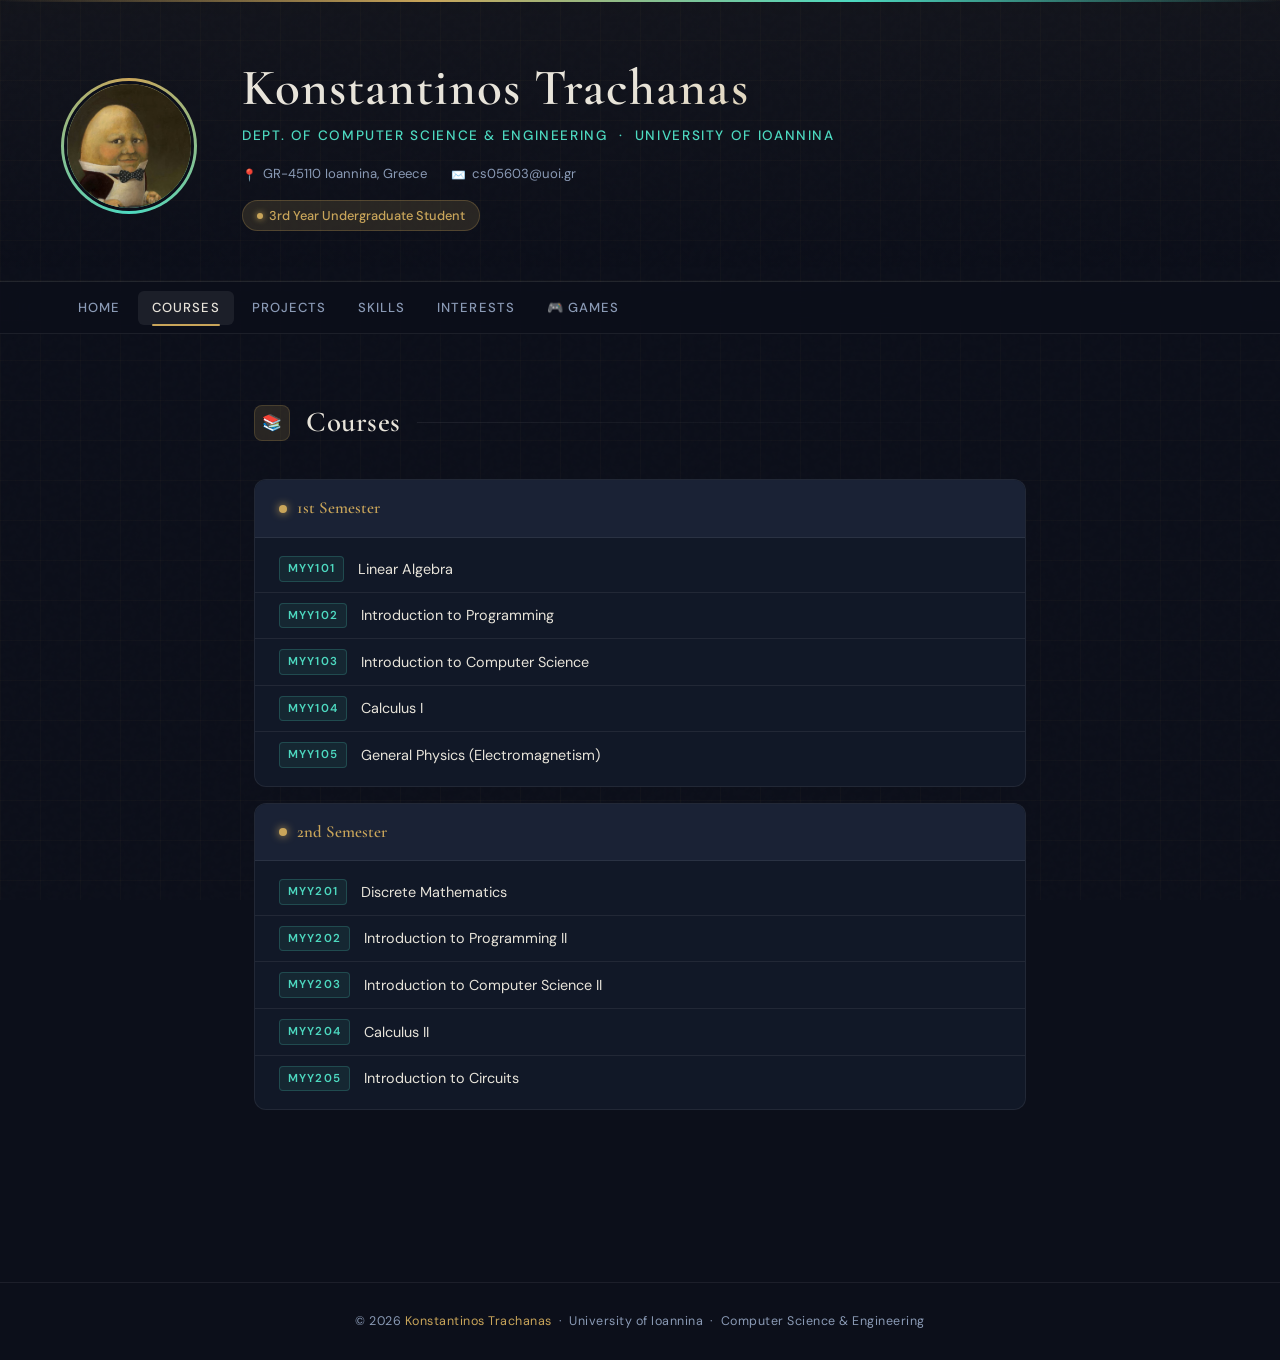
<file: Courses.html>
<!DOCTYPE html>
<html lang="en">
<head>
  <meta charset="UTF-8">
  <meta name="viewport" content="width=device-width, initial-scale=1.0">
  <title>Courses — Konstantinos Trachanas</title>
  <link rel="stylesheet" href="style.css">
</head>
<body>

<header>
  <div class="avatar-wrap">
    <img class="avatar" src="me.jpg" alt="Konstantinos Trachanas">
  </div>
  <div class="header-info">
    <div class="header-name">Konstantinos Trachanas</div>
    <div class="header-dept">Dept. of Computer Science &amp; Engineering &nbsp;·&nbsp; University of Ioannina</div>
    <div class="header-meta">
      <span class="meta-item"><span class="meta-icon">📍</span> GR-45110 Ioannina, Greece</span>
      <span class="meta-item"><span class="meta-icon">✉️</span> cs05603@uoi.gr</span>
    </div>
    <div class="status-badge">
      <span class="status-dot"></span>
      3rd Year Undergraduate Student
    </div>
  </div>
</header>

<nav>
  <a href="index.html">Home</a>
  <a href="Courses.html" class="active">Courses</a>
  <a href="Projects.html">Projects</a>
  <a href="Skills.html">Skills</a>
  <a href="Interests.html">Interests</a>
  <a href="Games.html">🎮 Games</a>
</nav>

<main>

  <div class="section">
    <div class="section-header">
      <div class="section-icon">📚</div>
      <h2 class="section-title">Courses</h2>
      <div class="section-line"></div>
    </div>

    <div class="semester-block">
      <div class="semester-title">1st Semester</div>
      <ul class="course-list">
        <li class="course-item">
          <span class="course-code">MYY101</span>
          <span class="course-name">Linear Algebra</span>
        </li>
        <li class="course-item">
          <span class="course-code">MYY102</span>
          <span class="course-name">Introduction to Programming</span>
        </li>
        <li class="course-item">
          <span class="course-code">MYY103</span>
          <span class="course-name">Introduction to Computer Science</span>
        </li>
        <li class="course-item">
          <span class="course-code">MYY104</span>
          <span class="course-name">Calculus I</span>
        </li>
        <li class="course-item">
          <span class="course-code">MYY105</span>
          <span class="course-name">General Physics (Electromagnetism)</span>
        </li>
      </ul>
    </div>

    <div class="semester-block">
      <div class="semester-title">2nd Semester</div>
      <ul class="course-list">
        <li class="course-item">
          <span class="course-code">MYY201</span>
          <span class="course-name">Discrete Mathematics</span>
        </li>
        <li class="course-item">
          <span class="course-code">MYY202</span>
          <span class="course-name">Introduction to Programming II</span>
        </li>
        <li class="course-item">
          <span class="course-code">MYY203</span>
          <span class="course-name">Introduction to Computer Science II</span>
        </li>
        <li class="course-item">
          <span class="course-code">MYY204</span>
          <span class="course-name">Calculus II</span>
        </li>
        <li class="course-item">
          <span class="course-code">MYY205</span>
          <span class="course-name">Introduction to Circuits</span>
        </li>
      </ul>
    </div>

  </div>
</main>

<footer>
  &copy; 2026 <span>Konstantinos Trachanas</span> &nbsp;·&nbsp; University of Ioannina &nbsp;·&nbsp; Computer Science &amp; Engineering
</footer>

</body>
</html>
</file>
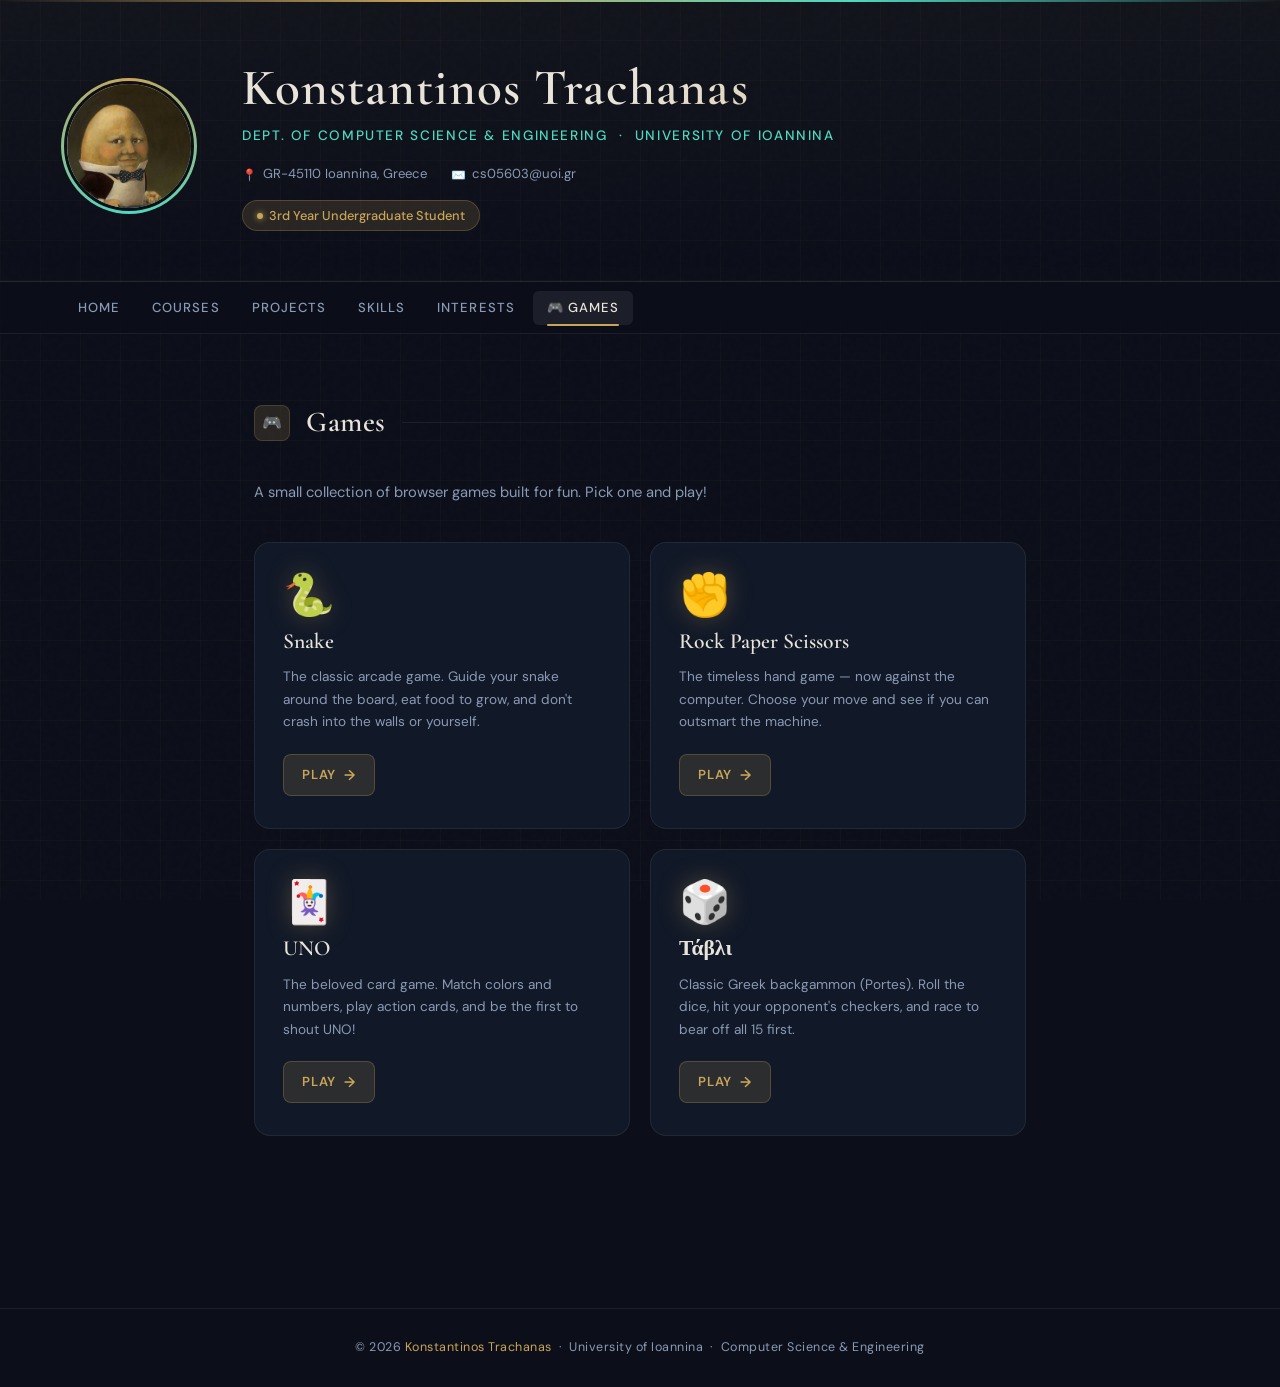
<file: Games.html>
<!DOCTYPE html>
<html lang="en">
<head>
  <meta charset="UTF-8">
  <meta name="viewport" content="width=device-width, initial-scale=1.0">
  <title>Games — Konstantinos Trachanas</title>
  <link rel="stylesheet" href="style.css">
  <style>
    .games-grid {
      display: grid;
      grid-template-columns: repeat(auto-fill, minmax(260px, 1fr));
      gap: 20px;
      margin-top: 8px;
    }

    .game-card {
      background: var(--bg2);
      border: 1px solid var(--border);
      border-radius: 16px;
      padding: 32px 28px;
      text-decoration: none;
      color: var(--text);
      transition: all 0.28s;
      position: relative;
      overflow: hidden;
      display: flex;
      flex-direction: column;
      gap: 12px;
    }

    .game-card::before {
      content: '';
      position: absolute;
      top: 0; left: 0; right: 0;
      height: 2px;
      background: linear-gradient(90deg, var(--gold), var(--teal));
      opacity: 0;
      transition: opacity 0.28s;
    }

    .game-card:hover {
      transform: translateY(-4px);
      border-color: rgba(201,165,90,0.25);
      box-shadow: 0 16px 40px rgba(0,0,0,0.35), 0 0 0 1px rgba(201,165,90,0.1);
    }

    .game-card:hover::before { opacity: 1; }

    .game-emoji {
      font-size: 2.6rem;
      line-height: 1;
      filter: drop-shadow(0 0 12px rgba(201,165,90,0.3));
    }

    .game-title {
      font-family: var(--serif);
      font-size: 1.35rem;
      font-weight: 600;
      color: var(--text);
      line-height: 1.2;
    }

    .game-desc {
      font-size: 0.85rem;
      color: var(--muted);
      line-height: 1.65;
      flex: 1;
    }

    .game-play-btn {
      display: inline-flex;
      align-items: center;
      gap: 8px;
      margin-top: 8px;
      background: var(--gold-dim);
      border: 1px solid rgba(201,165,90,0.25);
      border-radius: 8px;
      padding: 8px 18px;
      font-size: 0.82rem;
      font-weight: 600;
      color: var(--gold);
      letter-spacing: 0.06em;
      text-transform: uppercase;
      transition: all 0.2s;
      width: fit-content;
    }

    .game-card:hover .game-play-btn {
      background: rgba(201,165,90,0.25);
      border-color: rgba(201,165,90,0.5);
    }

    .game-play-btn .arrow {
      font-size: 0.9rem;
      transition: transform 0.2s;
    }

    .game-card:hover .game-play-btn .arrow {
      transform: translateX(3px);
    }

    .games-intro {
      color: var(--muted);
      font-size: 0.92rem;
      margin-bottom: 36px;
      line-height: 1.8;
    }
  </style>
</head>
<body>

<header>
  <div class="avatar-wrap">
    <img class="avatar" src="me.jpg" alt="Konstantinos Trachanas">
  </div>
  <div class="header-info">
    <div class="header-name">Konstantinos Trachanas</div>
    <div class="header-dept">Dept. of Computer Science &amp; Engineering &nbsp;·&nbsp; University of Ioannina</div>
    <div class="header-meta">
      <span class="meta-item"><span class="meta-icon">📍</span> GR-45110 Ioannina, Greece</span>
      <span class="meta-item"><span class="meta-icon">✉️</span> cs05603@uoi.gr</span>
    </div>
    <div class="status-badge">
      <span class="status-dot"></span>
      3rd Year Undergraduate Student
    </div>
  </div>
</header>

<nav>
  <a href="index.html">Home</a>
  <a href="Courses.html">Courses</a>
  <a href="Projects.html">Projects</a>
  <a href="Skills.html">Skills</a>
  <a href="Interests.html">Interests</a>
  <a href="Games.html" class="active">🎮 Games</a>
</nav>

<main>

  <div class="section">
    <div class="section-header">
      <div class="section-icon">🎮</div>
      <h2 class="section-title">Games</h2>
      <div class="section-line"></div>
    </div>

    <p class="games-intro">A small collection of browser games built for fun. Pick one and play!</p>

    <div class="games-grid">

      <a class="game-card" href="Snake.html">
        <div class="game-emoji">🐍</div>
        <div class="game-title">Snake</div>
        <div class="game-desc">The classic arcade game. Guide your snake around the board, eat food to grow, and don't crash into the walls or yourself.</div>
        <div class="game-play-btn">Play <span class="arrow">→</span></div>
      </a>

      <a class="game-card" href="RPS.html">
        <div class="game-emoji">✊</div>
        <div class="game-title">Rock Paper Scissors</div>
        <div class="game-desc">The timeless hand game — now against the computer. Choose your move and see if you can outsmart the machine.</div>
        <div class="game-play-btn">Play <span class="arrow">→</span></div>
      </a>

      <a class="game-card" href="UNO.html">
        <div class="game-emoji">🃏</div>
        <div class="game-title">UNO</div>
        <div class="game-desc">The beloved card game. Match colors and numbers, play action cards, and be the first to shout UNO!</div>
        <div class="game-play-btn">Play <span class="arrow">→</span></div>
      </a>

      <a class="game-card" href="Tavli.html">
        <div class="game-emoji">🎲</div>
        <div class="game-title">Τάβλι</div>
        <div class="game-desc">Classic Greek backgammon (Portes). Roll the dice, hit your opponent's checkers, and race to bear off all 15 first.</div>
        <div class="game-play-btn">Play <span class="arrow">→</span></div>
      </a>

    </div>
  </div>

</main>

<footer>
  &copy; 2026 <span>Konstantinos Trachanas</span> &nbsp;·&nbsp; University of Ioannina &nbsp;·&nbsp; Computer Science &amp; Engineering
</footer>

</body>
</html>
</file>
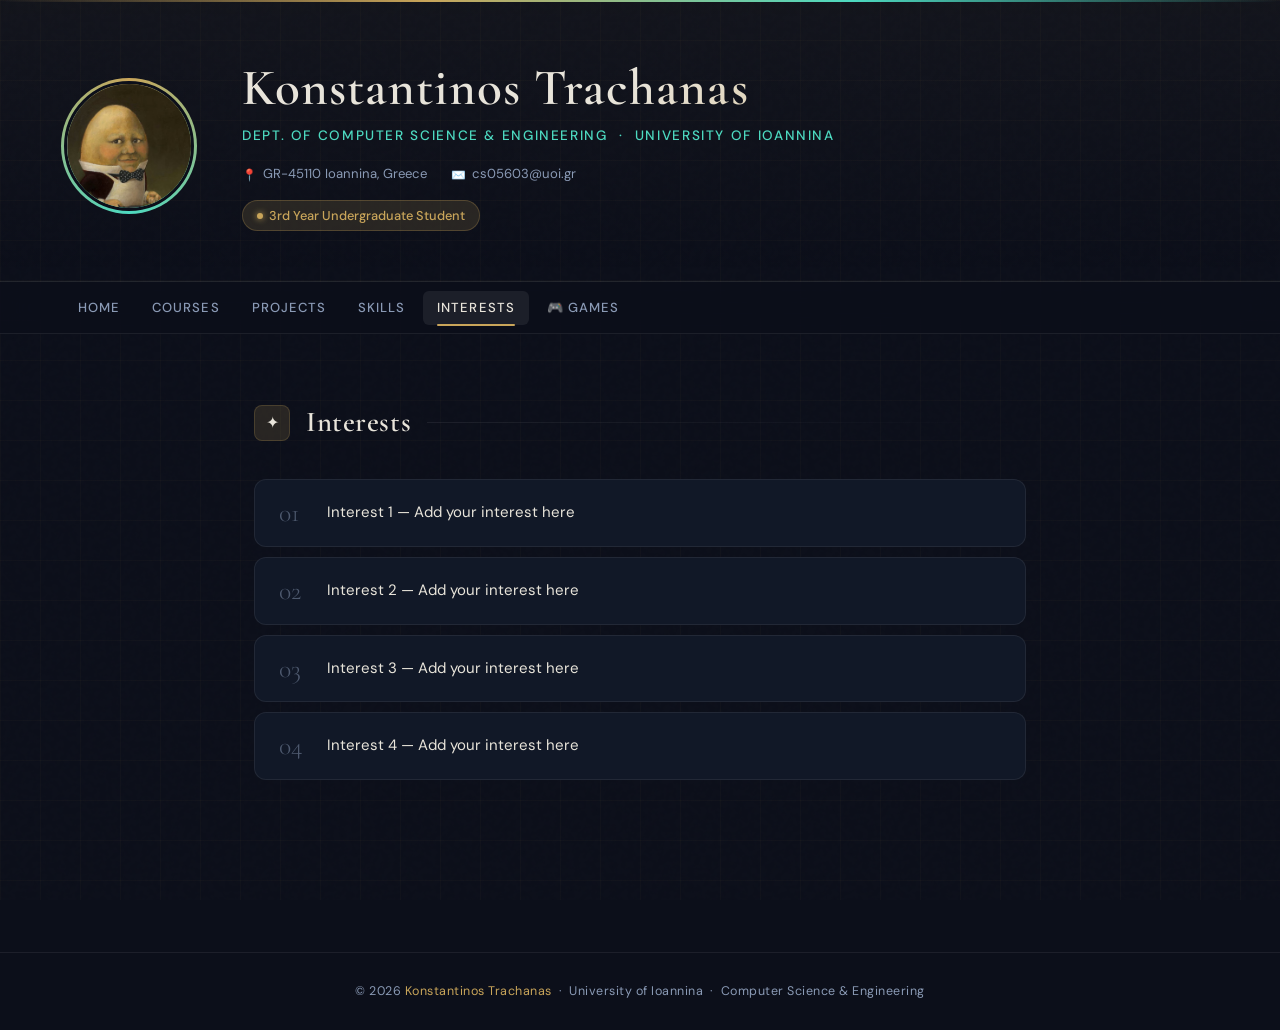
<file: Interests.html>
<!DOCTYPE html>
<html lang="en">
<head>
  <meta charset="UTF-8">
  <meta name="viewport" content="width=device-width, initial-scale=1.0">
  <title>Interests — Konstantinos Trachanas</title>
  <link rel="stylesheet" href="style.css">
</head>
<body>

<header>
  <div class="avatar-wrap">
    <img class="avatar" src="me.jpg" alt="Konstantinos Trachanas">
  </div>
  <div class="header-info">
    <div class="header-name">Konstantinos Trachanas</div>
    <div class="header-dept">Dept. of Computer Science &amp; Engineering &nbsp;·&nbsp; University of Ioannina</div>
    <div class="header-meta">
      <span class="meta-item"><span class="meta-icon">📍</span> GR-45110 Ioannina, Greece</span>
      <span class="meta-item"><span class="meta-icon">✉️</span> cs05603@uoi.gr</span>
    </div>
    <div class="status-badge">
      <span class="status-dot"></span>
      3rd Year Undergraduate Student
    </div>
  </div>
</header>

<nav>
  <a href="index.html">Home</a>
  <a href="Courses.html">Courses</a>
  <a href="Projects.html">Projects</a>
  <a href="Skills.html">Skills</a>
  <a href="Interests.html" class="active">Interests</a>
  <a href="Games.html">🎮 Games</a>
</nav>

<main>

  <div class="section">
    <div class="section-header">
      <div class="section-icon">✦</div>
      <h2 class="section-title">Interests</h2>
      <div class="section-line"></div>
    </div>

    <div class="interest-card">
      <span class="interest-num">01</span>
      <span>Interest 1 — Add your interest here</span>
    </div>
    <div class="interest-card">
      <span class="interest-num">02</span>
      <span>Interest 2 — Add your interest here</span>
    </div>
    <div class="interest-card">
      <span class="interest-num">03</span>
      <span>Interest 3 — Add your interest here</span>
    </div>
    <div class="interest-card">
      <span class="interest-num">04</span>
      <span>Interest 4 — Add your interest here</span>
    </div>

  </div>

</main>

<footer>
  &copy; 2026 <span>Konstantinos Trachanas</span> &nbsp;·&nbsp; University of Ioannina &nbsp;·&nbsp; Computer Science &amp; Engineering
</footer>

</body>
</html>
</file>
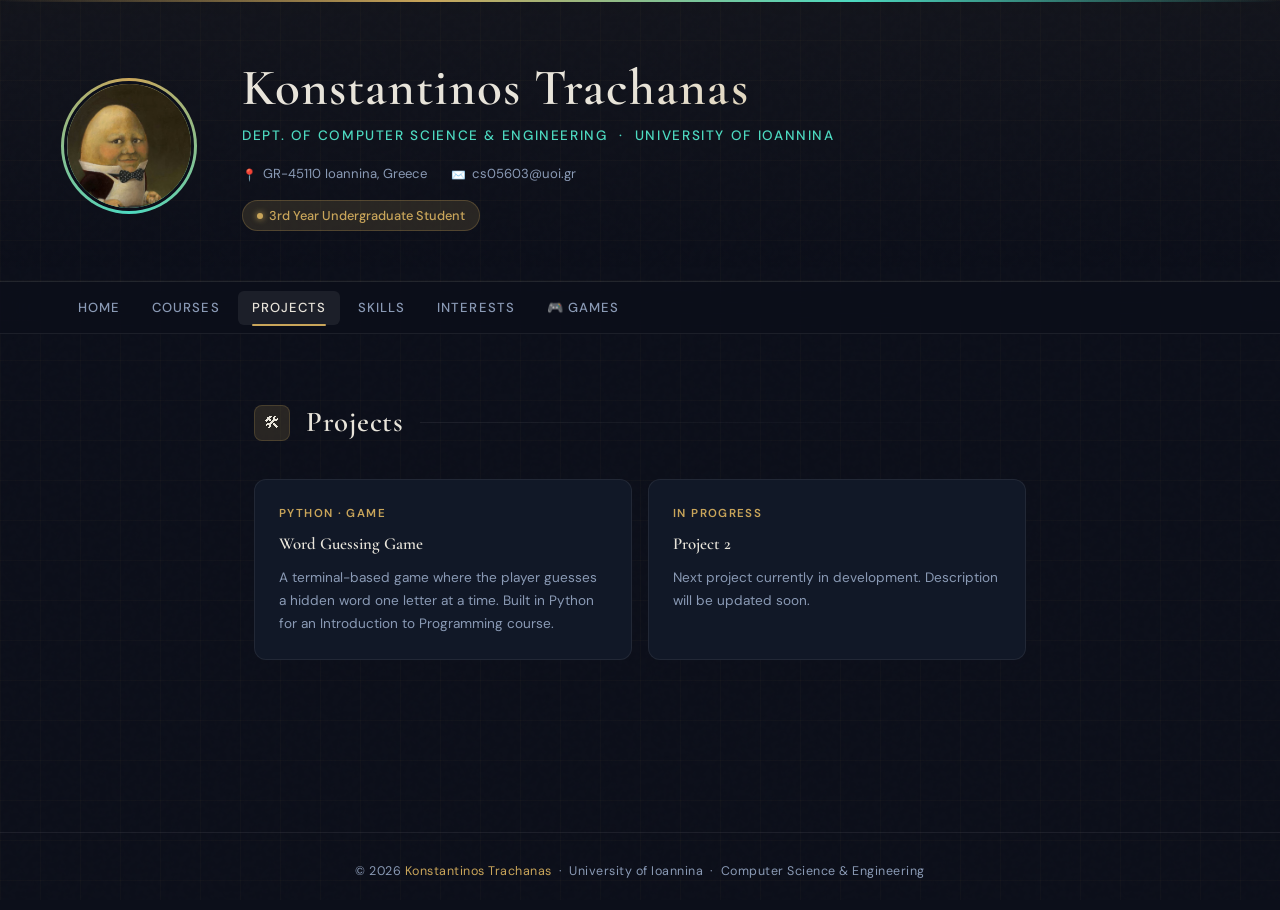
<file: Projects.html>
<!DOCTYPE html>
<html lang="en">
<head>
  <meta charset="UTF-8">
  <meta name="viewport" content="width=device-width, initial-scale=1.0">
  <title>Projects — Konstantinos Trachanas</title>
  <link rel="stylesheet" href="style.css">
</head>
<body>

<header>
  <div class="avatar-wrap">
    <img class="avatar" src="me.jpg" alt="Konstantinos Trachanas">
  </div>
  <div class="header-info">
    <div class="header-name">Konstantinos Trachanas</div>
    <div class="header-dept">Dept. of Computer Science &amp; Engineering &nbsp;·&nbsp; University of Ioannina</div>
    <div class="header-meta">
      <span class="meta-item"><span class="meta-icon">📍</span> GR-45110 Ioannina, Greece</span>
      <span class="meta-item"><span class="meta-icon">✉️</span> cs05603@uoi.gr</span>
    </div>
    <div class="status-badge">
      <span class="status-dot"></span>
      3rd Year Undergraduate Student
    </div>
  </div>
</header>

<nav>
  <a href="index.html">Home</a>
  <a href="Courses.html">Courses</a>
  <a href="Projects.html" class="active">Projects</a>
  <a href="Skills.html">Skills</a>
  <a href="Interests.html">Interests</a>
  <a href="Games.html">🎮 Games</a>
</nav>

<main>

  <div class="section">
    <div class="section-header">
      <div class="section-icon">🛠</div>
      <h2 class="section-title">Projects</h2>
      <div class="section-line"></div>
    </div>
    <div class="card-grid">
      <div class="card">
        <div class="card-label">Python · Game</div>
        <div class="card-title">Word Guessing Game</div>
        <div class="card-desc">A terminal-based game where the player guesses a hidden word one letter at a time. Built in Python for an Introduction to Programming course.</div>
      </div>
      <div class="card">
        <div class="card-label">In Progress</div>
        <div class="card-title">Project 2</div>
        <div class="card-desc">Next project currently in development. Description will be updated soon.</div>
      </div>
    </div>
  </div>

</main>

<footer>
  &copy; 2026 <span>Konstantinos Trachanas</span> &nbsp;·&nbsp; University of Ioannina &nbsp;·&nbsp; Computer Science &amp; Engineering
</footer>

</body>
</html>
</file>
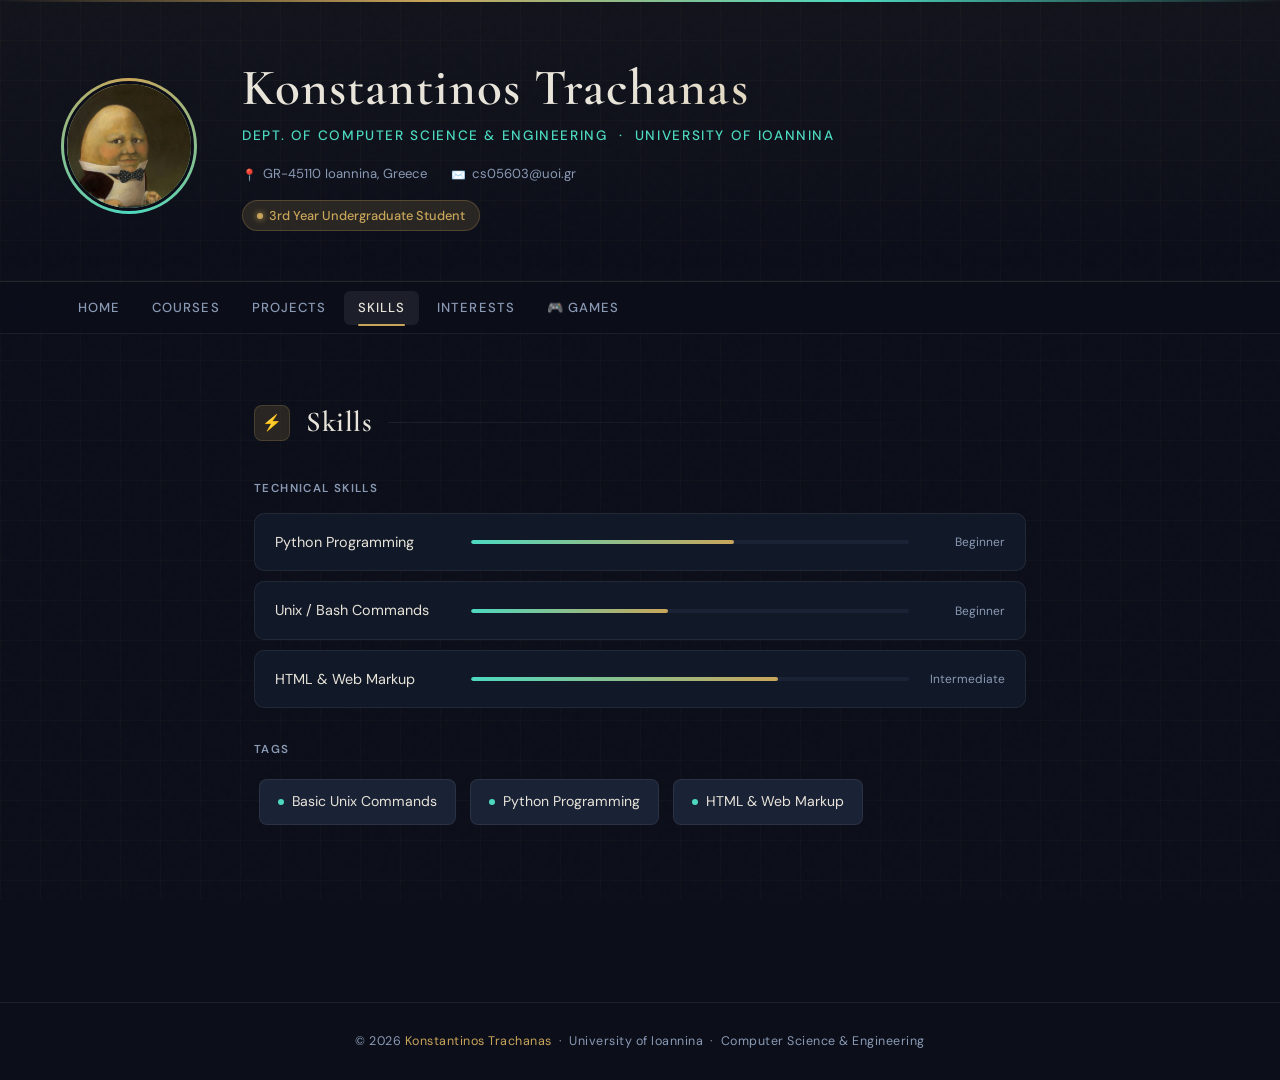
<file: Skills.html>
<!DOCTYPE html>
<html lang="en">
<head>
  <meta charset="UTF-8">
  <meta name="viewport" content="width=device-width, initial-scale=1.0">
  <title>Skills — Konstantinos Trachanas</title>
  <link rel="stylesheet" href="style.css">
  <style>
    .skill-group { margin-bottom: 32px; }
    .skill-group-title {
      font-size: 0.72rem;
      font-weight: 600;
      letter-spacing: 0.12em;
      text-transform: uppercase;
      color: var(--muted);
      margin-bottom: 14px;
    }
    .skill-bar-item {
      background: var(--bg2);
      border: 1px solid var(--border);
      border-radius: 10px;
      padding: 16px 20px;
      margin-bottom: 10px;
      display: flex;
      align-items: center;
      gap: 16px;
    }
    .skill-bar-name { font-size: 0.9rem; color: var(--text); min-width: 180px; }
    .skill-bar-track {
      flex: 1;
      height: 4px;
      background: var(--bg3);
      border-radius: 4px;
      overflow: hidden;
    }
    .skill-bar-fill {
      height: 100%;
      background: linear-gradient(90deg, var(--teal), var(--gold));
      border-radius: 4px;
      animation: grow 1s 0.4s ease both;
      transform-origin: left;
    }
    @keyframes grow { from { transform: scaleX(0); } to { transform: scaleX(1); } }
    .skill-level { font-size: 0.75rem; color: var(--muted); min-width: 80px; text-align: right; }
  </style>
</head>
<body>

<header>
  <div class="avatar-wrap">
    <img class="avatar" src="me.jpg" alt="Konstantinos Trachanas">
  </div>
  <div class="header-info">
    <div class="header-name">Konstantinos Trachanas</div>
    <div class="header-dept">Dept. of Computer Science &amp; Engineering &nbsp;·&nbsp; University of Ioannina</div>
    <div class="header-meta">
      <span class="meta-item"><span class="meta-icon">📍</span> GR-45110 Ioannina, Greece</span>
      <span class="meta-item"><span class="meta-icon">✉️</span> cs05603@uoi.gr</span>
    </div>
    <div class="status-badge">
      <span class="status-dot"></span>
      3rd Year Undergraduate Student
    </div>
  </div>
</header>

<nav>
  <a href="index.html">Home</a>
  <a href="Courses.html">Courses</a>
  <a href="Projects.html">Projects</a>
  <a href="Skills.html" class="active">Skills</a>
  <a href="Interests.html">Interests</a>
  <a href="Games.html">🎮 Games</a>
</nav>

<main>

  <div class="section">
    <div class="section-header">
      <div class="section-icon">⚡</div>
      <h2 class="section-title">Skills</h2>
      <div class="section-line"></div>
    </div>

    <div class="skill-group">
      <div class="skill-group-title">Technical Skills</div>
      <div class="skill-bar-item">
        <span class="skill-bar-name">Python Programming</span>
        <div class="skill-bar-track"><div class="skill-bar-fill" style="width:60%"></div></div>
        <span class="skill-level">Beginner</span>
      </div>
      <div class="skill-bar-item">
        <span class="skill-bar-name">Unix / Bash Commands</span>
        <div class="skill-bar-track"><div class="skill-bar-fill" style="width:45%"></div></div>
        <span class="skill-level">Beginner</span>
      </div>
      <div class="skill-bar-item">
        <span class="skill-bar-name">HTML &amp; Web Markup</span>
        <div class="skill-bar-track"><div class="skill-bar-fill" style="width:70%"></div></div>
        <span class="skill-level">Intermediate</span>
      </div>
    </div>

    <div class="skill-group">
      <div class="skill-group-title">Tags</div>
      <div>
        <span class="skill-tag"><span class="dot"></span> Basic Unix Commands</span>
        <span class="skill-tag"><span class="dot"></span> Python Programming</span>
        <span class="skill-tag"><span class="dot"></span> HTML &amp; Web Markup</span>
      </div>
    </div>

  </div>

</main>

<footer>
  &copy; 2026 <span>Konstantinos Trachanas</span> &nbsp;·&nbsp; University of Ioannina &nbsp;·&nbsp; Computer Science &amp; Engineering
</footer>

</body>
</html>
</file>
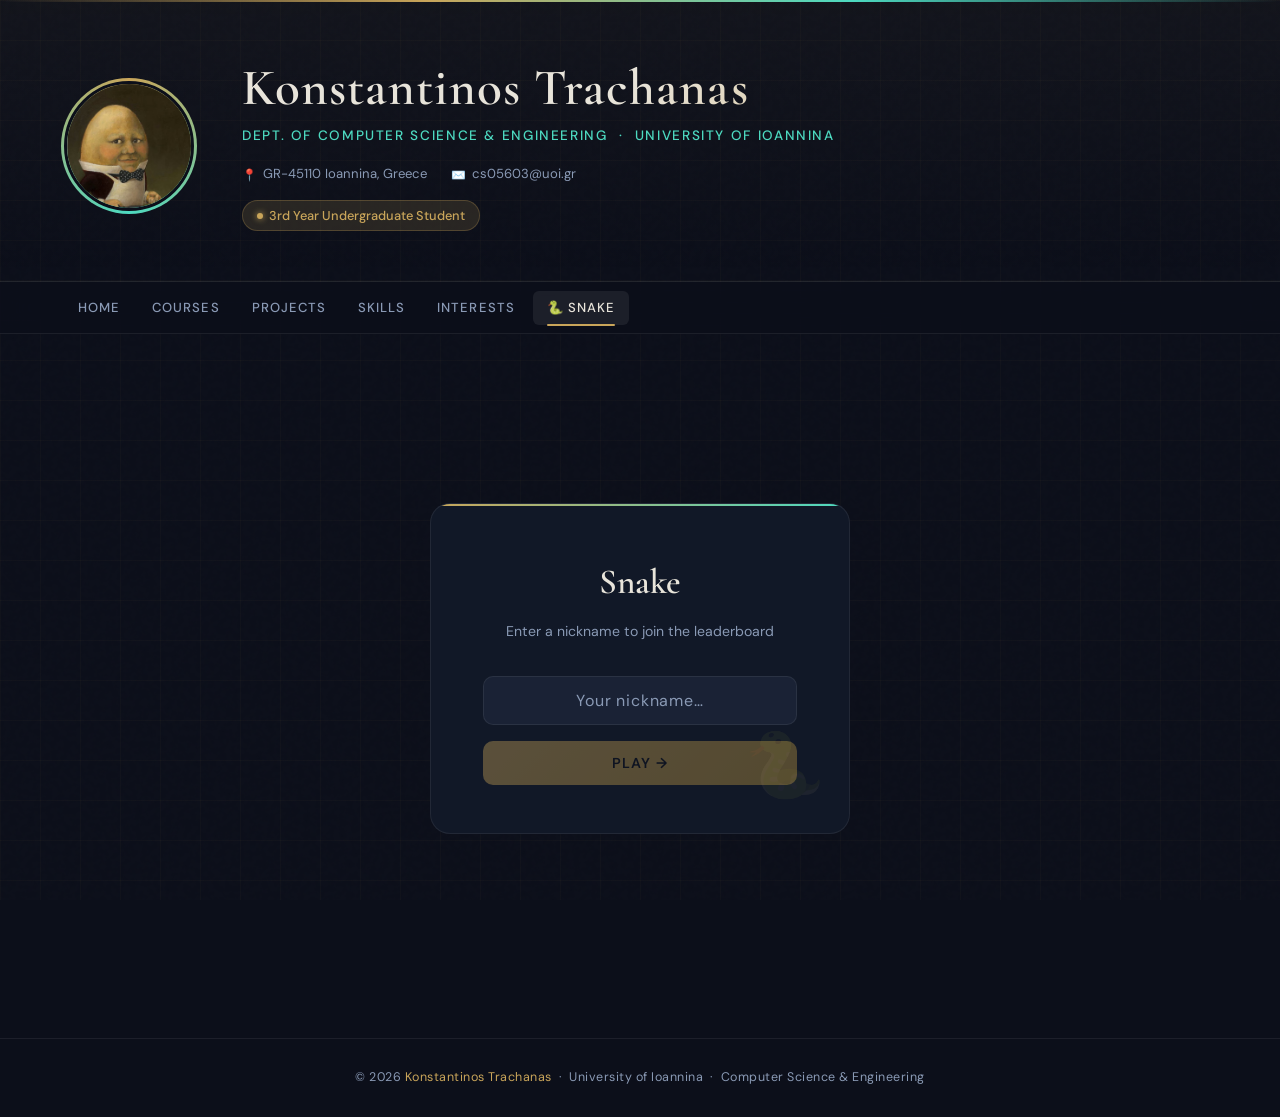
<file: Snake.html>
<!DOCTYPE html>
<html lang="en">
<head>
  <meta charset="UTF-8">
  <meta name="viewport" content="width=device-width, initial-scale=1.0">
  <title>Snake — Konstantinos Trachanas</title>
  <link rel="stylesheet" href="style.css">
  <style>
    /* ── Game page overrides ── */
    main { max-width: 1000px; }

    /* ── Nickname screen ── */
    #nick-screen {
      display: flex;
      flex-direction: column;
      align-items: center;
      justify-content: center;
      min-height: 60vh;
      gap: 28px;
      animation: fadeUp 0.5s ease both;
    }
    .nick-card {
      background: var(--bg2);
      border: 1px solid var(--border);
      border-radius: 20px;
      padding: 48px 52px;
      text-align: center;
      max-width: 420px;
      width: 100%;
      position: relative;
      overflow: hidden;
    }
    .nick-card::before {
      content: '';
      position: absolute; top:0; left:0; right:0;
      height: 2px;
      background: linear-gradient(90deg, var(--gold), var(--teal));
    }
    .nick-card::after {
      content: '🐍';
      position: absolute; bottom: 12px; right: 24px;
      font-size: 4rem; opacity: 0.06;
      pointer-events: none;
    }
    .nick-title {
      font-family: var(--serif);
      font-size: 2.2rem;
      font-weight: 600;
      color: var(--text);
      margin-bottom: 8px;
    }
    .nick-sub {
      color: var(--muted);
      font-size: 0.88rem;
      margin-bottom: 32px;
    }
    .nick-input {
      width: 100%;
      background: var(--bg3);
      border: 1px solid var(--border);
      border-radius: 10px;
      padding: 13px 18px;
      color: var(--text);
      font-family: var(--sans);
      font-size: 1rem;
      outline: none;
      transition: border-color 0.2s, box-shadow 0.2s;
      margin-bottom: 16px;
      text-align: center;
      letter-spacing: 0.05em;
    }
    .nick-input:focus {
      border-color: rgba(201,165,90,0.4);
      box-shadow: 0 0 0 3px rgba(201,165,90,0.08);
    }
    .nick-input::placeholder { color: var(--muted); }

    .btn-gold {
      width: 100%;
      background: linear-gradient(135deg, var(--gold), #b8943f);
      border: none;
      border-radius: 10px;
      padding: 13px 24px;
      color: #0c0f1a;
      font-family: var(--sans);
      font-size: 0.9rem;
      font-weight: 600;
      letter-spacing: 0.06em;
      text-transform: uppercase;
      cursor: pointer;
      transition: all 0.2s;
    }
    .btn-gold:hover { transform: translateY(-2px); box-shadow: 0 8px 24px rgba(201,165,90,0.25); }
    .btn-gold:active { transform: translateY(0); }
    .btn-gold:disabled { opacity: 0.4; cursor: not-allowed; transform: none; }

    /* ── Game layout ── */
    #game-screen { display: none; }
    #game-screen.visible { display: block; animation: fadeUp 0.4s ease both; }

    .game-layout {
      display: grid;
      grid-template-columns: 1fr 280px;
      gap: 24px;
      align-items: start;
    }

    /* ── Canvas area ── */
    .canvas-wrap {
      background: var(--bg2);
      border: 1px solid var(--border);
      border-radius: 16px;
      overflow: hidden;
      position: relative;
    }
    .canvas-topbar {
      display: flex;
      align-items: center;
      justify-content: space-between;
      padding: 14px 20px;
      border-bottom: 1px solid var(--border);
      background: var(--bg3);
    }
    .player-tag {
      display: flex; align-items: center; gap: 8px;
      font-size: 0.82rem; font-weight: 600;
      color: var(--teal);
      letter-spacing: 0.06em;
    }
    .player-dot {
      width: 7px; height: 7px;
      border-radius: 50%;
      background: var(--teal);
      box-shadow: 0 0 6px var(--teal);
    }
    .score-display {
      font-family: var(--serif);
      font-size: 1.4rem;
      font-weight: 600;
      color: var(--gold);
    }
    .score-display span { font-size: 0.72rem; color: var(--muted); font-family: var(--sans); margin-right: 4px; }

    #gameCanvas {
      display: block;
      width: 100%;
      aspect-ratio: 1;
      image-rendering: pixelated;
      cursor: none;
      touch-action: none;
    }

    /* Overlay on canvas */
    .canvas-overlay {
      position: absolute;
      inset: 52px 0 0 0; /* below topbar */
      display: flex;
      flex-direction: column;
      align-items: center;
      justify-content: center;
      background: rgba(12,15,26,0.88);
      backdrop-filter: blur(4px);
      gap: 16px;
      transition: opacity 0.3s;
    }
    .canvas-overlay.hidden { opacity: 0; pointer-events: none; }

    .overlay-title {
      font-family: var(--serif);
      font-size: 2rem;
      font-weight: 600;
      color: var(--text);
    }
    .overlay-score {
      font-size: 0.88rem;
      color: var(--muted);
    }
    .overlay-score strong { color: var(--gold); }
    .overlay-hint {
      font-size: 0.78rem;
      color: var(--muted);
      letter-spacing: 0.08em;
      text-transform: uppercase;
      margin-top: 4px;
    }
    .btn-play {
      background: linear-gradient(135deg, var(--teal), #2fb89e);
      border: none; border-radius: 10px;
      padding: 12px 36px;
      color: #0c0f1a;
      font-family: var(--sans);
      font-size: 0.88rem; font-weight: 700;
      letter-spacing: 0.08em;
      text-transform: uppercase;
      cursor: pointer;
      transition: all 0.2s;
    }
    .btn-play:hover { transform: translateY(-2px); box-shadow: 0 8px 20px rgba(77,217,192,0.25); }

    /* Level badge */
    .level-badge {
      display: inline-flex; align-items: center; gap: 6px;
      background: var(--teal-dim);
      border: 1px solid rgba(77,217,192,0.2);
      border-radius: 20px; padding: 4px 14px;
      font-size: 0.78rem; color: var(--teal); font-weight: 500;
    }

    /* ── Side panel ── */
    .side-panel { display: flex; flex-direction: column; gap: 16px; }

    .panel-card {
      background: var(--bg2);
      border: 1px solid var(--border);
      border-radius: 14px;
      overflow: hidden;
    }
    .panel-head {
      padding: 13px 18px;
      background: var(--bg3);
      border-bottom: 1px solid var(--border);
      font-size: 0.72rem;
      font-weight: 600;
      letter-spacing: 0.1em;
      text-transform: uppercase;
      color: var(--muted);
      display: flex; align-items: center; gap: 8px;
    }
    .panel-head-icon { color: var(--gold); }

    /* Stats */
    .stat-grid {
      display: grid;
      grid-template-columns: 1fr 1fr;
      gap: 1px;
      background: var(--border);
    }
    .stat-cell {
      background: var(--bg2);
      padding: 16px 16px 14px;
      text-align: center;
    }
    .stat-val {
      font-family: var(--serif);
      font-size: 1.7rem;
      font-weight: 600;
      color: var(--gold);
      line-height: 1;
    }
    .stat-lbl {
      font-size: 0.7rem;
      color: var(--muted);
      letter-spacing: 0.06em;
      text-transform: uppercase;
      margin-top: 4px;
    }

    /* Controls */
    .controls-grid {
      display: grid;
      grid-template-columns: repeat(3, 1fr);
      gap: 6px;
      padding: 16px;
    }
    .key-btn {
      background: var(--bg3);
      border: 1px solid var(--border);
      border-radius: 8px;
      padding: 10px 0;
      text-align: center;
      font-size: 1rem;
      color: var(--muted);
    }
    .key-btn.center { grid-column: 2; }
    .key-label {
      font-size: 0.62rem; color: var(--muted);
      text-transform: uppercase; letter-spacing: 0.06em;
      text-align: center; padding: 0 16px 12px;
    }

    /* Speed selector */
    .speed-wrap { padding: 14px 16px; display: flex; gap: 8px; }
    .speed-btn {
      flex: 1;
      background: var(--bg3);
      border: 1px solid var(--border);
      border-radius: 8px;
      padding: 8px 4px;
      color: var(--muted);
      font-family: var(--sans);
      font-size: 0.75rem;
      font-weight: 500;
      cursor: pointer;
      text-align: center;
      transition: all 0.18s;
    }
    .speed-btn.active {
      background: var(--gold-dim);
      border-color: rgba(201,165,90,0.3);
      color: var(--gold);
    }

    /* Leaderboard */
    .lb-list { padding: 8px 0; }
    .lb-row {
      display: flex;
      align-items: center;
      gap: 12px;
      padding: 9px 18px;
      border-bottom: 1px solid var(--border);
      transition: background 0.15s;
    }
    .lb-row:last-child { border-bottom: none; }
    .lb-row:hover { background: rgba(255,255,255,0.02); }
    .lb-rank {
      font-family: var(--serif);
      font-size: 1rem;
      font-weight: 600;
      min-width: 24px;
      line-height: 1;
    }
    .lb-rank.r1 { color: #ffd700; }
    .lb-rank.r2 { color: #c0c0c0; }
    .lb-rank.r3 { color: #cd7f32; }
    .lb-rank { color: var(--muted); }
    .lb-name {
      flex: 1;
      font-size: 0.85rem;
      color: var(--text);
      overflow: hidden;
      text-overflow: ellipsis;
      white-space: nowrap;
    }
    .lb-name.you { color: var(--teal); font-weight: 600; }
    .lb-score {
      font-family: var(--serif);
      font-size: 1rem;
      font-weight: 600;
      color: var(--gold);
    }
    .lb-empty {
      padding: 24px 18px;
      text-align: center;
      color: var(--muted);
      font-size: 0.82rem;
    }

    /* ── On-screen D-pad (touch only) ── */
    .dpad {
      display: none;
      grid-template-columns: repeat(3, 64px);
      grid-template-rows: repeat(2, 64px);
      gap: 8px;
      justify-content: center;
      margin: 14px auto 4px;
    }
    .dpad-btn {
      background: var(--bg3);
      border: 1px solid rgba(255,255,255,0.1);
      border-radius: 14px;
      display: flex; align-items: center; justify-content: center;
      font-size: 1.4rem;
      color: var(--text);
      cursor: pointer;
      user-select: none;
      -webkit-user-select: none;
      touch-action: manipulation;
      transition: background 0.1s, transform 0.1s;
      -webkit-tap-highlight-color: transparent;
    }
    .dpad-btn:active {
      background: var(--gold-dim);
      border-color: rgba(201,165,90,0.35);
      transform: scale(0.9);
    }
    .dpad-up    { grid-column: 2; grid-row: 1; }
    .dpad-left  { grid-column: 1; grid-row: 2; }
    .dpad-down  { grid-column: 2; grid-row: 2; }
    .dpad-right { grid-column: 3; grid-row: 2; }

    /* ── Responsive ── */
    @media (max-width: 700px) {
      main { padding: 24px 4% 60px; }
      .game-layout { grid-template-columns: 1fr; }
      .side-panel { flex-direction: row; flex-wrap: wrap; }
      .panel-card { flex: 1 1 160px; }
      .controls-desktop { display: none; }
      .nick-card { padding: 36px 24px; }
    }
  </style>
</head>
<body>

<header>
  <div class="avatar-wrap">
    <img class="avatar" src="me.jpg" alt="Konstantinos Trachanas">
  </div>
  <div class="header-info">
    <div class="header-name">Konstantinos Trachanas</div>
    <div class="header-dept">Dept. of Computer Science &amp; Engineering &nbsp;·&nbsp; University of Ioannina</div>
    <div class="header-meta">
      <span class="meta-item"><span class="meta-icon">📍</span> GR-45110 Ioannina, Greece</span>
      <span class="meta-item"><span class="meta-icon">✉️</span> cs05603@uoi.gr</span>
    </div>
    <div class="status-badge">
      <span class="status-dot"></span>
      3rd Year Undergraduate Student
    </div>
  </div>
</header>

<nav>
  <a href="index.html">Home</a>
  <a href="Courses.html">Courses</a>
  <a href="Projects.html">Projects</a>
  <a href="Skills.html">Skills</a>
  <a href="Interests.html">Interests</a>
  <a href="Snake.html" class="active">🐍 Snake</a>
</nav>

<main>

  <!-- ── NICKNAME SCREEN ── -->
  <div id="nick-screen">
    <div class="nick-card">
      <div class="nick-title">Snake</div>
      <div class="nick-sub">Enter a nickname to join the leaderboard</div>
      <input id="nick-input" class="nick-input" type="text" maxlength="16"
             placeholder="Your nickname…" autocomplete="off" spellcheck="false">
      <button class="btn-gold" id="nick-btn" disabled>Play →</button>
    </div>
  </div>

  <!-- ── GAME SCREEN ── -->
  <div id="game-screen">
    <div class="game-layout">

      <!-- Canvas -->
      <div>
        <div class="canvas-wrap">
          <div class="canvas-topbar">
            <div class="player-tag">
              <span class="player-dot"></span>
              <span id="player-label">Player</span>
            </div>
            <div class="score-display"><span>Score</span><span id="score-val">0</span></div>
          </div>
          <canvas id="gameCanvas" width="400" height="400"></canvas>
          <div class="canvas-overlay" id="overlay">
            <div class="overlay-title" id="overlay-title">Ready?</div>
            <div class="overlay-score" id="overlay-score"></div>
            <button class="btn-play" id="overlay-btn">Start Game</button>
            <div class="overlay-hint" id="overlay-hint">Arrow keys · WASD · Swipe</div>
          </div>
        </div>
        <!-- On-screen D-pad (shown on touch devices via JS) -->
        <div class="dpad" id="dpad">
          <button class="dpad-btn dpad-up"    data-dir="up">↑</button>
          <button class="dpad-btn dpad-left"  data-dir="left">←</button>
          <button class="dpad-btn dpad-down"  data-dir="down">↓</button>
          <button class="dpad-btn dpad-right" data-dir="right">→</button>
        </div>
      </div>

      <!-- Side panel -->
      <div class="side-panel">

        <!-- Stats -->
        <div class="panel-card">
          <div class="panel-head"><span class="panel-head-icon">📊</span> Stats</div>
          <div class="stat-grid">
            <div class="stat-cell">
              <div class="stat-val" id="stat-best">0</div>
              <div class="stat-lbl">Best</div>
            </div>
            <div class="stat-cell">
              <div class="stat-val" id="stat-games">0</div>
              <div class="stat-lbl">Games</div>
            </div>
            <div class="stat-cell">
              <div class="stat-val" id="stat-level">1</div>
              <div class="stat-lbl">Level</div>
            </div>
            <div class="stat-cell">
              <div class="stat-val" id="stat-streak">0</div>
              <div class="stat-lbl">Streak</div>
            </div>
          </div>
        </div>

        <!-- Speed -->

        <!-- Controls (desktop only) -->
        <div class="panel-card controls-desktop">
          <div class="panel-head"><span class="panel-head-icon">🎮</span> Controls</div>
          <div class="controls-grid">
            <div></div>
            <div class="key-btn center">↑</div>
            <div></div>
            <div class="key-btn">←</div>
            <div class="key-btn center">↓</div>
            <div class="key-btn">→</div>
          </div>
          <div class="key-label">or W A S D</div>
        </div>

        <!-- Leaderboard -->
        <div class="panel-card">
          <div class="panel-head"><span class="panel-head-icon">🏆</span> Leaderboard</div>
          <div class="lb-list" id="lb-list">
            <div class="lb-empty">No scores yet — be the first!</div>
          </div>
        </div>

      </div>
    </div>
  </div>

</main>

<footer>
  &copy; 2026 <span>Konstantinos Trachanas</span> &nbsp;·&nbsp; University of Ioannina &nbsp;·&nbsp; Computer Science &amp; Engineering
</footer>

<script>
// ── Storage helpers ──
const STORAGE_KEY = 'snake_leaderboard';

function loadLeaderboard() {
  try {
    return JSON.parse(localStorage.getItem(STORAGE_KEY) || '[]');
  } catch { return []; }
}

function saveLeaderboard(lb) {
  localStorage.setItem(STORAGE_KEY, JSON.stringify(lb));
}

function addScore(name, score) {
  const lb = loadLeaderboard();
  // Keep best score per player
  const idx = lb.findIndex(e => e.name === name);
  if (idx >= 0) {
    if (score > lb[idx].score) lb[idx].score = score;
  } else {
    lb.push({ name, score });
  }
  lb.sort((a, b) => b.score - a.score);
  saveLeaderboard(lb.slice(0, 10));
  return lb.slice(0, 10);
}

function renderLeaderboard(currentPlayer) {
  const lb = loadLeaderboard();
  const el = document.getElementById('lb-list');
  if (!lb.length) { el.innerHTML = '<div class="lb-empty">No scores yet — be the first!</div>'; return; }
  const medals = ['🥇','🥈','🥉'];
  el.innerHTML = lb.map((e, i) => `
    <div class="lb-row">
      <span class="lb-rank r${i+1}">${medals[i] || (i+1)}</span>
      <span class="lb-name${e.name === currentPlayer ? ' you' : ''}">${e.name}${e.name === currentPlayer ? ' (you)' : ''}</span>
      <span class="lb-score">${e.score}</span>
    </div>
  `).join('');
}

// ── Nickname screen ──
const nickInput = document.getElementById('nick-input');
const nickBtn   = document.getElementById('nick-btn');
let playerName  = '';

nickInput.addEventListener('input', () => {
  nickBtn.disabled = nickInput.value.trim().length < 2;
});
nickInput.addEventListener('keydown', e => {
  if (e.key === 'Enter' && !nickBtn.disabled) startWithNick();
});
nickBtn.addEventListener('click', startWithNick);

function startWithNick() {
  playerName = nickInput.value.trim();
  document.getElementById('nick-screen').style.display = 'none';
  document.getElementById('game-screen').classList.add('visible');
  document.getElementById('player-label').textContent = playerName;
  renderLeaderboard(playerName);
  updateStats();
}

// ── Snake Game ──
const canvas  = document.getElementById('gameCanvas');
const ctx     = canvas.getContext('2d');
const GRID    = 20;           // cells
const CELL    = canvas.width / GRID;

let snake, dir, nextDir, food, score, gameLoop, running, gamesPlayed, bestScore, streak, baseSpeed;
baseSpeed = 220;

function initGame() {
  snake   = [{ x:10, y:10 }, { x:9, y:10 }, { x:8, y:10 }];
  dir     = { x:1, y:0 };
  nextDir = { x:1, y:0 };
  food    = spawnFood();
  score   = 0;
  running = false;
  document.getElementById('score-val').textContent = '0';
  drawFrame();
}

function spawnFood() {
  let pos;
  do {
    pos = {
      x: Math.floor(Math.random() * GRID),
      y: Math.floor(Math.random() * GRID)
    };
  } while (snake.some(s => s.x === pos.x && s.y === pos.y));
  return pos;
}

function drawFrame() {
  // Background
  ctx.fillStyle = '#0c0f1a';
  ctx.fillRect(0, 0, canvas.width, canvas.height);

  // Grid dots
  ctx.fillStyle = 'rgba(255,255,255,0.03)';
  for (let x = 0; x < GRID; x++)
    for (let y = 0; y < GRID; y++)
      ctx.fillRect(x * CELL + CELL/2 - 1, y * CELL + CELL/2 - 1, 2, 2);

  // Food — glowing circle
  const fc = (food.x + 0.5) * CELL;
  const fr = (food.y + 0.5) * CELL;
  const grd = ctx.createRadialGradient(fc, fr, 0, fc, fr, CELL * 0.55);
  grd.addColorStop(0,   '#ff6b6b');
  grd.addColorStop(0.6, '#e63946');
  grd.addColorStop(1,   'rgba(230,57,70,0)');
  ctx.fillStyle = grd;
  ctx.beginPath();
  ctx.arc(fc, fr, CELL * 0.55, 0, Math.PI * 2);
  ctx.fill();
  // Food core
  ctx.fillStyle = '#ff6b6b';
  ctx.beginPath();
  ctx.arc(fc, fr, CELL * 0.28, 0, Math.PI * 2);
  ctx.fill();

  // Snake
  snake.forEach((seg, i) => {
    const t  = i / (snake.length - 1 || 1);
    const r1 = 2, r2 = Math.max(2, CELL * 0.4);
    const radius = r1 + (r2 - r1) * (1 - t * 0.5);

    // Body gradient (head = teal, tail = dimmer)
    const alpha = 1 - t * 0.55;
    ctx.fillStyle = i === 0
      ? `rgba(77,217,192,${alpha})`
      : `rgba(45,180,155,${alpha})`;

    const x = seg.x * CELL + 1;
    const y = seg.y * CELL + 1;
    const w = CELL - 2;

    roundRect(ctx, x, y, w, w, radius);
    ctx.fill();

    // Eyes on head
    if (i === 0) {
      ctx.fillStyle = '#0c0f1a';
      const ex = (seg.x + 0.5 + dir.x * 0.25) * CELL;
      const ey = (seg.y + 0.5 + dir.y * 0.25) * CELL;
      const perp = { x: dir.y, y: dir.x };
      [1, -1].forEach(s => {
        ctx.beginPath();
        ctx.arc(ex + perp.x * CELL * 0.18 * s, ey + perp.y * CELL * 0.18 * s, 2.5, 0, Math.PI * 2);
        ctx.fill();
      });
    }
  });
}

function roundRect(ctx, x, y, w, h, r) {
  ctx.beginPath();
  ctx.moveTo(x + r, y);
  ctx.lineTo(x + w - r, y);
  ctx.quadraticCurveTo(x + w, y, x + w, y + r);
  ctx.lineTo(x + w, y + h - r);
  ctx.quadraticCurveTo(x + w, y + h, x + w - r, y + h);
  ctx.lineTo(x + r, y + h);
  ctx.quadraticCurveTo(x, y + h, x, y + h - r);
  ctx.lineTo(x, y + r);
  ctx.quadraticCurveTo(x, y, x + r, y);
  ctx.closePath();
}

function tick() {
  dir = { ...nextDir };
  const head = { x: snake[0].x + dir.x, y: snake[0].y + dir.y };

  // Wall portal — wrap around to opposite side
  head.x = (head.x + GRID) % GRID;
  head.y = (head.y + GRID) % GRID;
  // Self collision
  if (snake.some(s => s.x === head.x && s.y === head.y)) return gameOver();

  snake.unshift(head);

  if (head.x === food.x && head.y === food.y) {
    score++;
    document.getElementById('score-val').textContent = score;
    food = spawnFood();
    updateLevelStat();
  } else {
    snake.pop();
  }
  drawFrame();
}

function gameOver() {
  clearInterval(gameLoop);
  running = false;
  gamesPlayed = (gamesPlayed || 0) + 1;
  if (score > 0 && score >= (bestScore || 0)) streak = (streak || 0) + 1;
  else streak = 0;
  if (score > (bestScore || 0)) bestScore = score;

  addScore(playerName, score);
  renderLeaderboard(playerName);
  updateStats();

  const overlay = document.getElementById('overlay');
  document.getElementById('overlay-title').textContent = score > 0 ? 'Game Over' : 'Oops!';
  document.getElementById('overlay-score').innerHTML =
    score > 0 ? `You scored <strong>${score}</strong> point${score !== 1 ? 's' : ''}` : '';
  document.getElementById('overlay-btn').textContent = 'Play Again';
  overlay.classList.remove('hidden');
}

function startGame() {
  if (gameLoop) clearInterval(gameLoop);
  initGame();
  document.getElementById('overlay').classList.add('hidden');
  running = true;
  gameLoop = setInterval(tick, baseSpeed);
}

function updateStats() {
  document.getElementById('stat-best').textContent   = bestScore || 0;
  document.getElementById('stat-games').textContent  = gamesPlayed || 0;
  document.getElementById('stat-streak').textContent = streak || 0;
  updateLevelStat();
}

function updateLevelStat() {
  const lv = Math.floor((score || 0) / 5) + 1;
  document.getElementById('stat-level').textContent = lv;
}

// Overlay button
document.getElementById('overlay-btn').addEventListener('click', startGame);

// Keyboard
document.addEventListener('keydown', e => {
  if (!running) {
    if ([' ', 'Enter'].includes(e.key)) { startGame(); return; }
  }
  const map = {
    ArrowUp:    { x:0,  y:-1 }, w: { x:0,  y:-1 },
    ArrowDown:  { x:0,  y:1  }, s: { x:0,  y:1  },
    ArrowLeft:  { x:-1, y:0  }, a: { x:-1, y:0  },
    ArrowRight: { x:1,  y:0  }, d: { x:1,  y:0  },
  };
  const d = map[e.key] || map[e.key.toLowerCase()];
  if (d && !(d.x === -dir.x && d.y === -dir.y)) {
    nextDir = d;
    if (['ArrowUp','ArrowDown','ArrowLeft','ArrowRight'].includes(e.key)) e.preventDefault();
  }
});

// ── Touch / swipe support ──
let touchStartX = 0, touchStartY = 0;

canvas.addEventListener('touchstart', e => {
  touchStartX = e.touches[0].clientX;
  touchStartY = e.touches[0].clientY;
  e.preventDefault();
}, { passive: false });

canvas.addEventListener('touchend', e => {
  const dx = e.changedTouches[0].clientX - touchStartX;
  const dy = e.changedTouches[0].clientY - touchStartY;
  if (Math.abs(dx) < 10 && Math.abs(dy) < 10) {
    // Tap = start/restart
    if (!running) startGame();
    return;
  }
  let d;
  if (Math.abs(dx) > Math.abs(dy)) {
    d = dx > 0 ? { x:1, y:0 } : { x:-1, y:0 };
  } else {
    d = dy > 0 ? { x:0, y:1 } : { x:0, y:-1 };
  }
  if (!(d.x === -dir.x && d.y === -dir.y)) nextDir = d;
  e.preventDefault();
}, { passive: false });

// ── D-pad buttons ──
const dirMap = { up:{x:0,y:-1}, down:{x:0,y:1}, left:{x:-1,y:0}, right:{x:1,y:0} };
document.querySelectorAll('.dpad-btn').forEach(btn => {
  btn.addEventListener('touchstart', e => {
    const d = dirMap[btn.dataset.dir];
    if (d && !(d.x === -dir.x && d.y === -dir.y)) nextDir = d;
    e.preventDefault();
  }, { passive: false });
  // Also support mouse click for testing
  btn.addEventListener('click', () => {
    const d = dirMap[btn.dataset.dir];
    if (d && !(d.x === -dir.x && d.y === -dir.y)) nextDir = d;
  });
});

// ── Show D-pad on touch devices ──
function isTouchDevice() {
  return ('ontouchstart' in window) || (navigator.maxTouchPoints > 0);
}
if (isTouchDevice()) {
  document.getElementById('dpad').style.display = 'grid';
}


gamesPlayed = 0; bestScore = 0; streak = 0;
initGame();
</script>

</body>
</html>
</file>
<file: cv/style.css>
@import url('https://fonts.googleapis.com/css2?family=Cormorant+Garamond:ital,wght@0,300;0,400;0,600;0,700;1,300;1,400&family=DM+Sans:wght@300;400;500;600&display=swap');

:root {
  --bg:        #0c0f1a;
  --bg2:       #111827;
  --bg3:       #1a2235;
  --border:    rgba(255,255,255,0.07);
  --gold:      #c9a55a;
  --gold-dim:  rgba(201,165,90,0.15);
  --teal:      #4dd9c0;
  --teal-dim:  rgba(77,217,192,0.1);
  --text:      #e8e4da;
  --muted:     #8a9ab5;
  --serif:     'Cormorant Garamond', Georgia, serif;
  --sans:      'DM Sans', sans-serif;
}

*, *::before, *::after { box-sizing: border-box; margin: 0; padding: 0; }

html { scroll-behavior: smooth; }

body {
  background: var(--bg);
  color: var(--text);
  font-family: var(--sans);
  font-size: 15px;
  line-height: 1.7;
  min-height: 100vh;
  overflow-x: hidden;
}

/* ── Noise texture overlay ── */
body::before {
  content: '';
  position: fixed; inset: 0;
  background-image: url("data:image/svg+xml,%3Csvg viewBox='0 0 200 200' xmlns='http://www.w3.org/2000/svg'%3E%3Cfilter id='n'%3E%3CfeTurbulence type='fractalNoise' baseFrequency='0.75' numOctaves='4' stitchTiles='stitch'/%3E%3C/filter%3E%3Crect width='100%25' height='100%25' filter='url(%23n)' opacity='0.03'/%3E%3C/svg%3E");
  pointer-events: none;
  z-index: 0;
  opacity: 0.4;
}

/* ── Background grid ── */
body::after {
  content: '';
  position: fixed; inset: 0;
  background-image:
    linear-gradient(rgba(201,165,90,0.03) 1px, transparent 1px),
    linear-gradient(90deg, rgba(201,165,90,0.03) 1px, transparent 1px);
  background-size: 40px 40px;
  pointer-events: none;
  z-index: 0;
}

/* ── HEADER ── */
header {
  position: relative;
  z-index: 10;
  padding: 60px 5% 50px;
  border-bottom: 1px solid var(--border);
  display: flex;
  gap: 48px;
  align-items: center;
  background: linear-gradient(180deg, rgba(201,165,90,0.04) 0%, transparent 100%);
}

header::before {
  content: '';
  position: absolute;
  top: 0; left: 0; right: 0;
  height: 2px;
  background: linear-gradient(90deg, transparent, var(--gold), var(--teal), transparent);
}

.avatar-wrap {
  flex-shrink: 0;
  position: relative;
}

.avatar-wrap::before {
  content: '';
  position: absolute;
  inset: -3px;
  border-radius: 50%;
  background: conic-gradient(var(--gold), var(--teal), var(--gold));
  z-index: -1;
  animation: spin 8s linear infinite;
}

@keyframes spin { to { transform: rotate(360deg); } }

.avatar {
  width: 130px; height: 130px;
  border-radius: 50%;
  object-fit: cover;
  object-position: center top;
  border: 3px solid var(--bg);
  display: block;
}

.header-info { flex: 1; }

.header-name {
  font-family: var(--serif);
  font-size: clamp(2rem, 4vw, 3.2rem);
  font-weight: 600;
  letter-spacing: 0.02em;
  line-height: 1.1;
  background: linear-gradient(135deg, var(--text) 40%, var(--gold));
  -webkit-background-clip: text;
  -webkit-text-fill-color: transparent;
  background-clip: text;
  animation: fadeUp 0.7s ease both;
}

.header-dept {
  color: var(--teal);
  font-size: 0.85rem;
  font-weight: 500;
  letter-spacing: 0.12em;
  text-transform: uppercase;
  margin-top: 8px;
  animation: fadeUp 0.7s 0.1s ease both;
}

.header-meta {
  margin-top: 16px;
  display: flex;
  flex-wrap: wrap;
  gap: 8px 24px;
  animation: fadeUp 0.7s 0.2s ease both;
}

.meta-item {
  color: var(--muted);
  font-size: 0.82rem;
  display: flex;
  align-items: center;
  gap: 6px;
}

.meta-icon {
  color: var(--gold);
  font-size: 0.9em;
}

.status-badge {
  display: inline-flex;
  align-items: center;
  gap: 6px;
  background: var(--gold-dim);
  border: 1px solid rgba(201,165,90,0.25);
  border-radius: 20px;
  padding: 4px 14px;
  font-size: 0.8rem;
  color: var(--gold);
  font-weight: 500;
  margin-top: 14px;
  animation: fadeUp 0.7s 0.3s ease both;
}

.status-dot {
  width: 6px; height: 6px;
  border-radius: 50%;
  background: var(--gold);
  box-shadow: 0 0 6px var(--gold);
  animation: pulse 2s infinite;
}

@keyframes pulse {
  0%,100% { opacity: 1; transform: scale(1); }
  50%      { opacity: 0.5; transform: scale(0.8); }
}

/* ── NAV ── */
nav {
  position: sticky; top: 0;
  z-index: 100;
  background: rgba(12,15,26,0.85);
  backdrop-filter: blur(16px);
  border-bottom: 1px solid var(--border);
  padding: 0 5%;
  display: flex;
  align-items: center;
  gap: 4px;
  height: 52px;
}

nav a {
  color: var(--muted);
  text-decoration: none;
  font-size: 0.82rem;
  font-weight: 500;
  letter-spacing: 0.08em;
  text-transform: uppercase;
  padding: 6px 14px;
  border-radius: 6px;
  transition: all 0.2s;
  position: relative;
}

nav a:hover, nav a.active {
  color: var(--text);
  background: var(--border);
}

nav a.active::after {
  content: '';
  position: absolute;
  bottom: -1px; left: 14px; right: 14px;
  height: 2px;
  background: var(--gold);
  border-radius: 2px;
}

/* ── MAIN CONTENT ── */
main {
  position: relative;
  z-index: 1;
  max-width: 900px;
  margin: 0 auto;
  padding: 64px 5% 100px;
}

/* ── SECTION ── */
.section {
  margin-bottom: 72px;
  opacity: 0;
  transform: translateY(24px);
  animation: fadeUp 0.6s ease forwards;
}
.section:nth-child(1) { animation-delay: 0.1s; }
.section:nth-child(2) { animation-delay: 0.2s; }
.section:nth-child(3) { animation-delay: 0.3s; }
.section:nth-child(4) { animation-delay: 0.4s; }
.section:nth-child(5) { animation-delay: 0.5s; }

@keyframes fadeUp {
  to { opacity: 1; transform: translateY(0); }
}

.section-header {
  display: flex;
  align-items: center;
  gap: 16px;
  margin-bottom: 32px;
}

.section-icon {
  width: 36px; height: 36px;
  border-radius: 8px;
  background: var(--gold-dim);
  border: 1px solid rgba(201,165,90,0.2);
  display: flex;
  align-items: center;
  justify-content: center;
  font-size: 1rem;
  flex-shrink: 0;
}

.section-title {
  font-family: var(--serif);
  font-size: 1.8rem;
  font-weight: 600;
  letter-spacing: 0.02em;
  color: var(--text);
}

.section-line {
  flex: 1;
  height: 1px;
  background: linear-gradient(90deg, var(--border), transparent);
}

/* ── CARDS ── */
.card-grid {
  display: grid;
  grid-template-columns: repeat(auto-fill, minmax(260px, 1fr));
  gap: 16px;
}

.card {
  background: var(--bg2);
  border: 1px solid var(--border);
  border-radius: 12px;
  padding: 24px;
  transition: all 0.25s;
  position: relative;
  overflow: hidden;
}

.card::before {
  content: '';
  position: absolute;
  top: 0; left: 0; right: 0;
  height: 2px;
  background: linear-gradient(90deg, var(--gold), var(--teal));
  opacity: 0;
  transition: opacity 0.25s;
}

.card:hover {
  transform: translateY(-3px);
  border-color: rgba(201,165,90,0.2);
  box-shadow: 0 12px 32px rgba(0,0,0,0.3), 0 0 0 1px rgba(201,165,90,0.1);
}

.card:hover::before { opacity: 1; }

.card-label {
  font-size: 0.72rem;
  font-weight: 600;
  letter-spacing: 0.12em;
  text-transform: uppercase;
  color: var(--gold);
  margin-bottom: 8px;
}

.card-title {
  font-family: var(--serif);
  font-size: 1.05rem;
  font-weight: 600;
  color: var(--text);
  line-height: 1.4;
}

.card-desc {
  margin-top: 10px;
  color: var(--muted);
  font-size: 0.85rem;
}

/* ── COURSE LIST ── */
.semester-block {
  background: var(--bg2);
  border: 1px solid var(--border);
  border-radius: 12px;
  overflow: hidden;
  margin-bottom: 16px;
}

.semester-title {
  background: var(--bg3);
  padding: 14px 24px;
  font-family: var(--serif);
  font-size: 1.05rem;
  font-weight: 600;
  color: var(--gold);
  border-bottom: 1px solid var(--border);
  display: flex;
  align-items: center;
  gap: 10px;
}

.semester-title::before {
  content: '';
  width: 8px; height: 8px;
  border-radius: 50%;
  background: var(--gold);
  box-shadow: 0 0 8px var(--gold);
}

.course-list {
  list-style: none;
  padding: 8px 0;
}

.course-item {
  padding: 10px 24px;
  display: flex;
  align-items: center;
  gap: 14px;
  border-bottom: 1px solid var(--border);
  transition: background 0.2s;
}

.course-item:last-child { border-bottom: none; }
.course-item:hover { background: var(--teal-dim); }

.course-code {
  font-size: 0.72rem;
  font-weight: 600;
  letter-spacing: 0.1em;
  color: var(--teal);
  background: rgba(77,217,192,0.08);
  border: 1px solid rgba(77,217,192,0.2);
  border-radius: 4px;
  padding: 2px 8px;
  white-space: nowrap;
}

.course-name {
  font-size: 0.9rem;
  color: var(--text);
}

/* ── SKILLS ── */
.skill-tag {
  display: inline-flex;
  align-items: center;
  gap: 8px;
  background: var(--bg3);
  border: 1px solid var(--border);
  border-radius: 8px;
  padding: 10px 18px;
  font-size: 0.88rem;
  color: var(--text);
  transition: all 0.2s;
  margin: 5px;
}

.skill-tag:hover {
  border-color: rgba(201,165,90,0.3);
  background: var(--gold-dim);
  color: var(--gold);
  transform: translateY(-2px);
}

.skill-tag .dot {
  width: 6px; height: 6px;
  border-radius: 50%;
  background: var(--teal);
}

/* ── INTERESTS ── */
.interest-card {
  background: var(--bg2);
  border: 1px solid var(--border);
  border-radius: 12px;
  padding: 20px 24px;
  display: flex;
  align-items: center;
  gap: 16px;
  transition: all 0.25s;
  margin-bottom: 10px;
}

.interest-card:hover {
  border-color: rgba(77,217,192,0.2);
  transform: translateX(4px);
}

.interest-num {
  font-family: var(--serif);
  font-size: 1.6rem;
  font-weight: 300;
  color: var(--muted);
  opacity: 0.5;
  min-width: 32px;
  line-height: 1;
}

/* ── FOOTER ── */
footer {
  position: relative;
  z-index: 1;
  border-top: 1px solid var(--border);
  padding: 28px 5%;
  text-align: center;
  color: var(--muted);
  font-size: 0.78rem;
  letter-spacing: 0.04em;
}

footer span { color: var(--gold); }

/* ── RESPONSIVE ── */
@media (max-width: 640px) {
  header { flex-direction: column; text-align: center; padding: 40px 5% 32px; }
  .header-meta { justify-content: center; }
  .status-badge { margin: 14px auto 0; }
  nav { gap: 0; overflow-x: auto; }
  nav a { font-size: 0.75rem; padding: 6px 10px; }
  main { padding: 40px 5% 60px; }
  .card-grid { grid-template-columns: 1fr; }
}
</file>
<file: style.css>
@import url('https://fonts.googleapis.com/css2?family=Cormorant+Garamond:ital,wght@0,300;0,400;0,600;0,700;1,300;1,400&family=DM+Sans:wght@300;400;500;600&display=swap');

:root {
  --bg:        #0c0f1a;
  --bg2:       #111827;
  --bg3:       #1a2235;
  --border:    rgba(255,255,255,0.07);
  --gold:      #c9a55a;
  --gold-dim:  rgba(201,165,90,0.15);
  --teal:      #4dd9c0;
  --teal-dim:  rgba(77,217,192,0.1);
  --text:      #e8e4da;
  --muted:     #8a9ab5;
  --serif:     'Cormorant Garamond', Georgia, serif;
  --sans:      'DM Sans', sans-serif;
}

*, *::before, *::after { box-sizing: border-box; margin: 0; padding: 0; }

html { scroll-behavior: smooth; }

body {
  background: var(--bg);
  color: var(--text);
  font-family: var(--sans);
  font-size: 15px;
  line-height: 1.7;
  min-height: 100vh;
  overflow-x: hidden;
}

/* ── Noise texture overlay ── */
body::before {
  content: '';
  position: fixed; inset: 0;
  background-image: url("data:image/svg+xml,%3Csvg viewBox='0 0 200 200' xmlns='http://www.w3.org/2000/svg'%3E%3Cfilter id='n'%3E%3CfeTurbulence type='fractalNoise' baseFrequency='0.75' numOctaves='4' stitchTiles='stitch'/%3E%3C/filter%3E%3Crect width='100%25' height='100%25' filter='url(%23n)' opacity='0.03'/%3E%3C/svg%3E");
  pointer-events: none;
  z-index: 0;
  opacity: 0.4;
}

/* ── Background grid ── */
body::after {
  content: '';
  position: fixed; inset: 0;
  background-image:
    linear-gradient(rgba(201,165,90,0.03) 1px, transparent 1px),
    linear-gradient(90deg, rgba(201,165,90,0.03) 1px, transparent 1px);
  background-size: 40px 40px;
  pointer-events: none;
  z-index: 0;
}

/* ── HEADER ── */
header {
  position: relative;
  z-index: 10;
  padding: 60px 5% 50px;
  border-bottom: 1px solid var(--border);
  display: flex;
  gap: 48px;
  align-items: center;
  background: linear-gradient(180deg, rgba(201,165,90,0.04) 0%, transparent 100%);
}

header::before {
  content: '';
  position: absolute;
  top: 0; left: 0; right: 0;
  height: 2px;
  background: linear-gradient(90deg, transparent, var(--gold), var(--teal), transparent);
}

.avatar-wrap {
  flex-shrink: 0;
  position: relative;
}

.avatar-wrap::before {
  content: '';
  position: absolute;
  inset: -3px;
  border-radius: 50%;
  background: conic-gradient(var(--gold), var(--teal), var(--gold));
  z-index: -1;
  animation: spin 8s linear infinite;
}

@keyframes spin { to { transform: rotate(360deg); } }

.avatar {
  width: 130px; height: 130px;
  border-radius: 50%;
  object-fit: cover;
  object-position: center top;
  border: 3px solid var(--bg);
  display: block;
}

.header-info { flex: 1; }

.header-name {
  font-family: var(--serif);
  font-size: clamp(2rem, 4vw, 3.2rem);
  font-weight: 600;
  letter-spacing: 0.02em;
  line-height: 1.1;
  background: linear-gradient(135deg, var(--text) 40%, var(--gold));
  -webkit-background-clip: text;
  -webkit-text-fill-color: transparent;
  background-clip: text;
  animation: fadeUp 0.7s ease both;
}

.header-dept {
  color: var(--teal);
  font-size: 0.85rem;
  font-weight: 500;
  letter-spacing: 0.12em;
  text-transform: uppercase;
  margin-top: 8px;
  animation: fadeUp 0.7s 0.1s ease both;
}

.header-meta {
  margin-top: 16px;
  display: flex;
  flex-wrap: wrap;
  gap: 8px 24px;
  animation: fadeUp 0.7s 0.2s ease both;
}

.meta-item {
  color: var(--muted);
  font-size: 0.82rem;
  display: flex;
  align-items: center;
  gap: 6px;
}

.meta-icon {
  color: var(--gold);
  font-size: 0.9em;
}

.status-badge {
  display: inline-flex;
  align-items: center;
  gap: 6px;
  background: var(--gold-dim);
  border: 1px solid rgba(201,165,90,0.25);
  border-radius: 20px;
  padding: 4px 14px;
  font-size: 0.8rem;
  color: var(--gold);
  font-weight: 500;
  margin-top: 14px;
  animation: fadeUp 0.7s 0.3s ease both;
}

.status-dot {
  width: 6px; height: 6px;
  border-radius: 50%;
  background: var(--gold);
  box-shadow: 0 0 6px var(--gold);
  animation: pulse 2s infinite;
}

@keyframes pulse {
  0%,100% { opacity: 1; transform: scale(1); }
  50%      { opacity: 0.5; transform: scale(0.8); }
}

/* ── NAV ── */
nav {
  position: sticky; top: 0;
  z-index: 100;
  background: rgba(12,15,26,0.85);
  backdrop-filter: blur(16px);
  border-bottom: 1px solid var(--border);
  padding: 0 5%;
  display: flex;
  align-items: center;
  gap: 4px;
  height: 52px;
}

nav a {
  color: var(--muted);
  text-decoration: none;
  font-size: 0.82rem;
  font-weight: 500;
  letter-spacing: 0.08em;
  text-transform: uppercase;
  padding: 6px 14px;
  border-radius: 6px;
  transition: all 0.2s;
  position: relative;
}

nav a:hover, nav a.active {
  color: var(--text);
  background: var(--border);
}

nav a.active::after {
  content: '';
  position: absolute;
  bottom: -1px; left: 14px; right: 14px;
  height: 2px;
  background: var(--gold);
  border-radius: 2px;
}

/* ── MAIN CONTENT ── */
main {
  position: relative;
  z-index: 1;
  max-width: 900px;
  margin: 0 auto;
  padding: 64px 5% 100px;
}

/* ── SECTION ── */
.section {
  margin-bottom: 72px;
  opacity: 0;
  transform: translateY(24px);
  animation: fadeUp 0.6s ease forwards;
}
.section:nth-child(1) { animation-delay: 0.1s; }
.section:nth-child(2) { animation-delay: 0.2s; }
.section:nth-child(3) { animation-delay: 0.3s; }
.section:nth-child(4) { animation-delay: 0.4s; }
.section:nth-child(5) { animation-delay: 0.5s; }

@keyframes fadeUp {
  to { opacity: 1; transform: translateY(0); }
}

.section-header {
  display: flex;
  align-items: center;
  gap: 16px;
  margin-bottom: 32px;
}

.section-icon {
  width: 36px; height: 36px;
  border-radius: 8px;
  background: var(--gold-dim);
  border: 1px solid rgba(201,165,90,0.2);
  display: flex;
  align-items: center;
  justify-content: center;
  font-size: 1rem;
  flex-shrink: 0;
}

.section-title {
  font-family: var(--serif);
  font-size: 1.8rem;
  font-weight: 600;
  letter-spacing: 0.02em;
  color: var(--text);
}

.section-line {
  flex: 1;
  height: 1px;
  background: linear-gradient(90deg, var(--border), transparent);
}

/* ── CARDS ── */
.card-grid {
  display: grid;
  grid-template-columns: repeat(auto-fill, minmax(260px, 1fr));
  gap: 16px;
}

.card {
  background: var(--bg2);
  border: 1px solid var(--border);
  border-radius: 12px;
  padding: 24px;
  transition: all 0.25s;
  position: relative;
  overflow: hidden;
}

.card::before {
  content: '';
  position: absolute;
  top: 0; left: 0; right: 0;
  height: 2px;
  background: linear-gradient(90deg, var(--gold), var(--teal));
  opacity: 0;
  transition: opacity 0.25s;
}

.card:hover {
  transform: translateY(-3px);
  border-color: rgba(201,165,90,0.2);
  box-shadow: 0 12px 32px rgba(0,0,0,0.3), 0 0 0 1px rgba(201,165,90,0.1);
}

.card:hover::before { opacity: 1; }

.card-label {
  font-size: 0.72rem;
  font-weight: 600;
  letter-spacing: 0.12em;
  text-transform: uppercase;
  color: var(--gold);
  margin-bottom: 8px;
}

.card-title {
  font-family: var(--serif);
  font-size: 1.05rem;
  font-weight: 600;
  color: var(--text);
  line-height: 1.4;
}

.card-desc {
  margin-top: 10px;
  color: var(--muted);
  font-size: 0.85rem;
}

/* ── COURSE LIST ── */
.semester-block {
  background: var(--bg2);
  border: 1px solid var(--border);
  border-radius: 12px;
  overflow: hidden;
  margin-bottom: 16px;
}

.semester-title {
  background: var(--bg3);
  padding: 14px 24px;
  font-family: var(--serif);
  font-size: 1.05rem;
  font-weight: 600;
  color: var(--gold);
  border-bottom: 1px solid var(--border);
  display: flex;
  align-items: center;
  gap: 10px;
}

.semester-title::before {
  content: '';
  width: 8px; height: 8px;
  border-radius: 50%;
  background: var(--gold);
  box-shadow: 0 0 8px var(--gold);
}

.course-list {
  list-style: none;
  padding: 8px 0;
}

.course-item {
  padding: 10px 24px;
  display: flex;
  align-items: center;
  gap: 14px;
  border-bottom: 1px solid var(--border);
  transition: background 0.2s;
}

.course-item:last-child { border-bottom: none; }
.course-item:hover { background: var(--teal-dim); }

.course-code {
  font-size: 0.72rem;
  font-weight: 600;
  letter-spacing: 0.1em;
  color: var(--teal);
  background: rgba(77,217,192,0.08);
  border: 1px solid rgba(77,217,192,0.2);
  border-radius: 4px;
  padding: 2px 8px;
  white-space: nowrap;
}

.course-name {
  font-size: 0.9rem;
  color: var(--text);
}

/* ── SKILLS ── */
.skill-tag {
  display: inline-flex;
  align-items: center;
  gap: 8px;
  background: var(--bg3);
  border: 1px solid var(--border);
  border-radius: 8px;
  padding: 10px 18px;
  font-size: 0.88rem;
  color: var(--text);
  transition: all 0.2s;
  margin: 5px;
}

.skill-tag:hover {
  border-color: rgba(201,165,90,0.3);
  background: var(--gold-dim);
  color: var(--gold);
  transform: translateY(-2px);
}

.skill-tag .dot {
  width: 6px; height: 6px;
  border-radius: 50%;
  background: var(--teal);
}

/* ── INTERESTS ── */
.interest-card {
  background: var(--bg2);
  border: 1px solid var(--border);
  border-radius: 12px;
  padding: 20px 24px;
  display: flex;
  align-items: center;
  gap: 16px;
  transition: all 0.25s;
  margin-bottom: 10px;
}

.interest-card:hover {
  border-color: rgba(77,217,192,0.2);
  transform: translateX(4px);
}

.interest-num {
  font-family: var(--serif);
  font-size: 1.6rem;
  font-weight: 300;
  color: var(--muted);
  opacity: 0.5;
  min-width: 32px;
  line-height: 1;
}

/* ── FOOTER ── */
footer {
  position: relative;
  z-index: 1;
  border-top: 1px solid var(--border);
  padding: 28px 5%;
  text-align: center;
  color: var(--muted);
  font-size: 0.78rem;
  letter-spacing: 0.04em;
}

footer span { color: var(--gold); }

/* ── RESPONSIVE ── */
@media (max-width: 640px) {
  header { flex-direction: column; text-align: center; padding: 40px 5% 32px; }
  .header-meta { justify-content: center; }
  .status-badge { margin: 14px auto 0; }
  nav { gap: 0; overflow-x: auto; }
  nav a { font-size: 0.75rem; padding: 6px 10px; }
  main { padding: 40px 5% 60px; }
  .card-grid { grid-template-columns: 1fr; }
}
</file>
